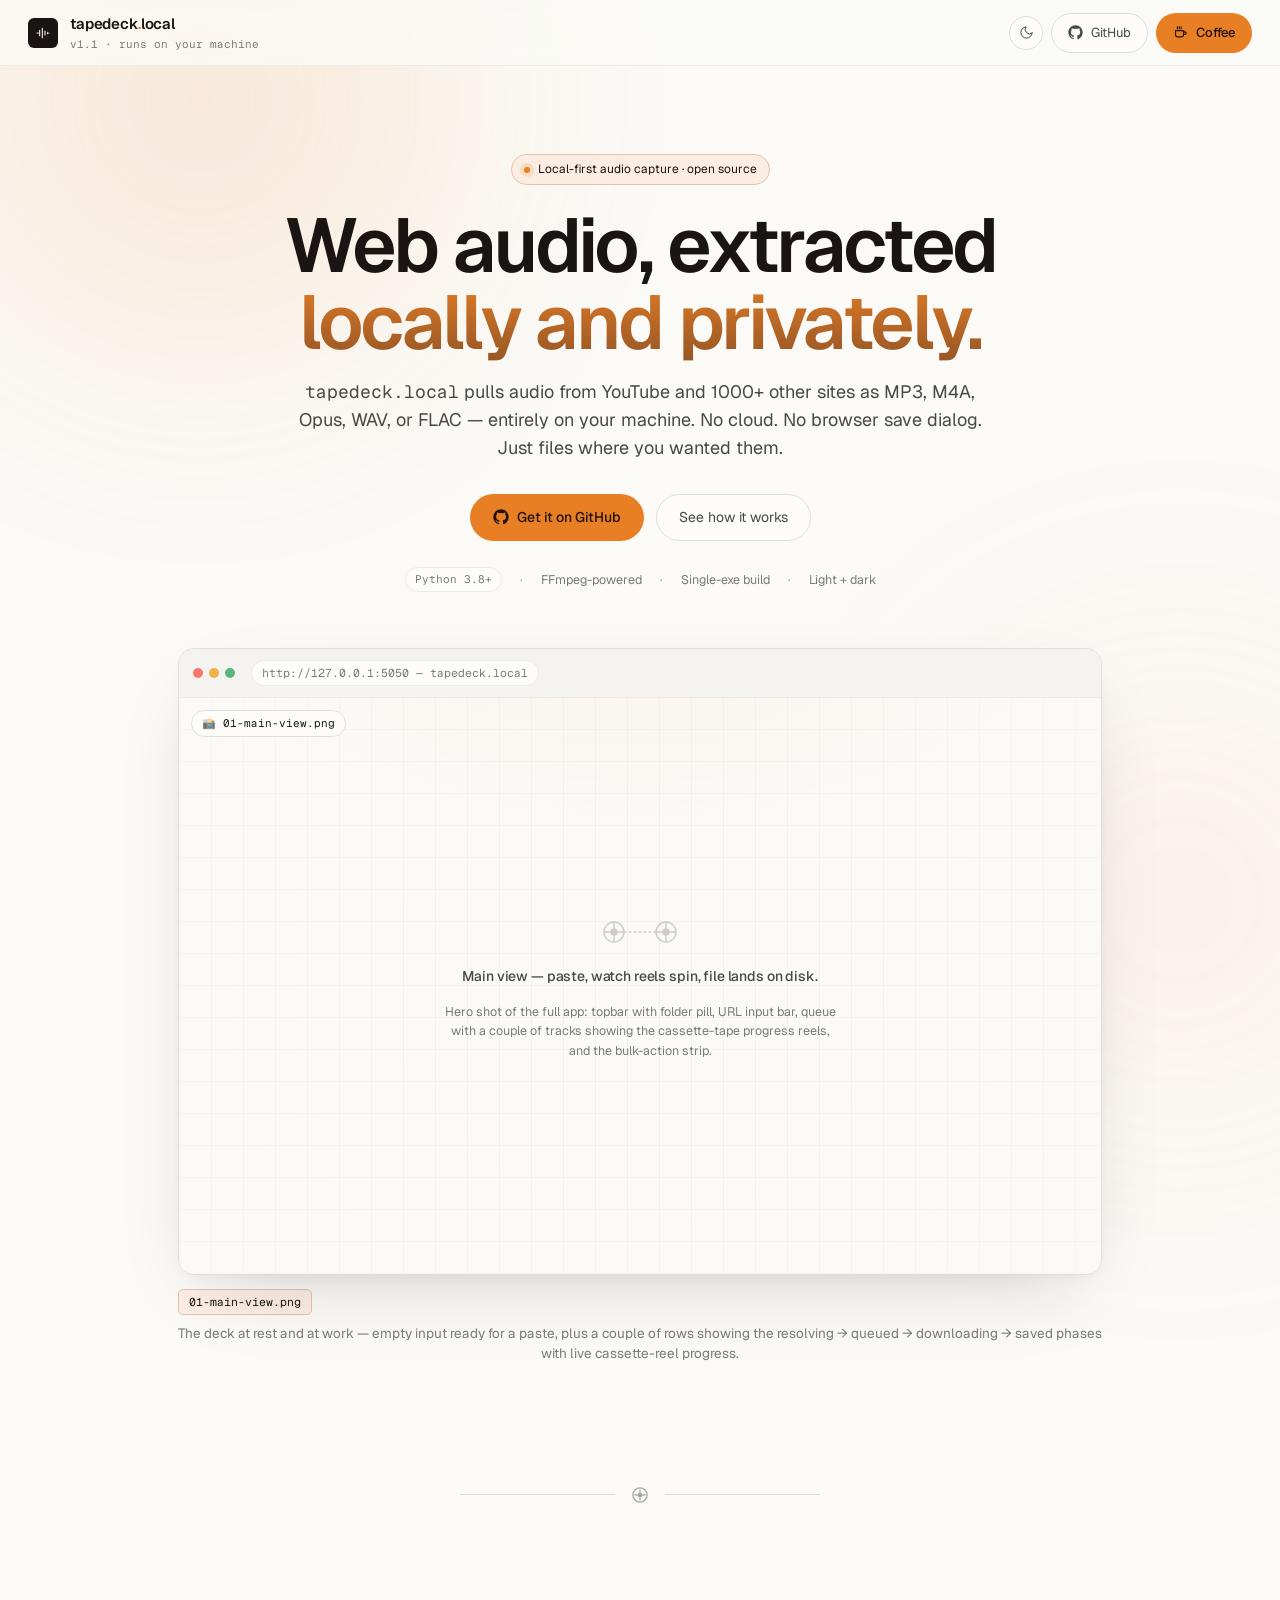
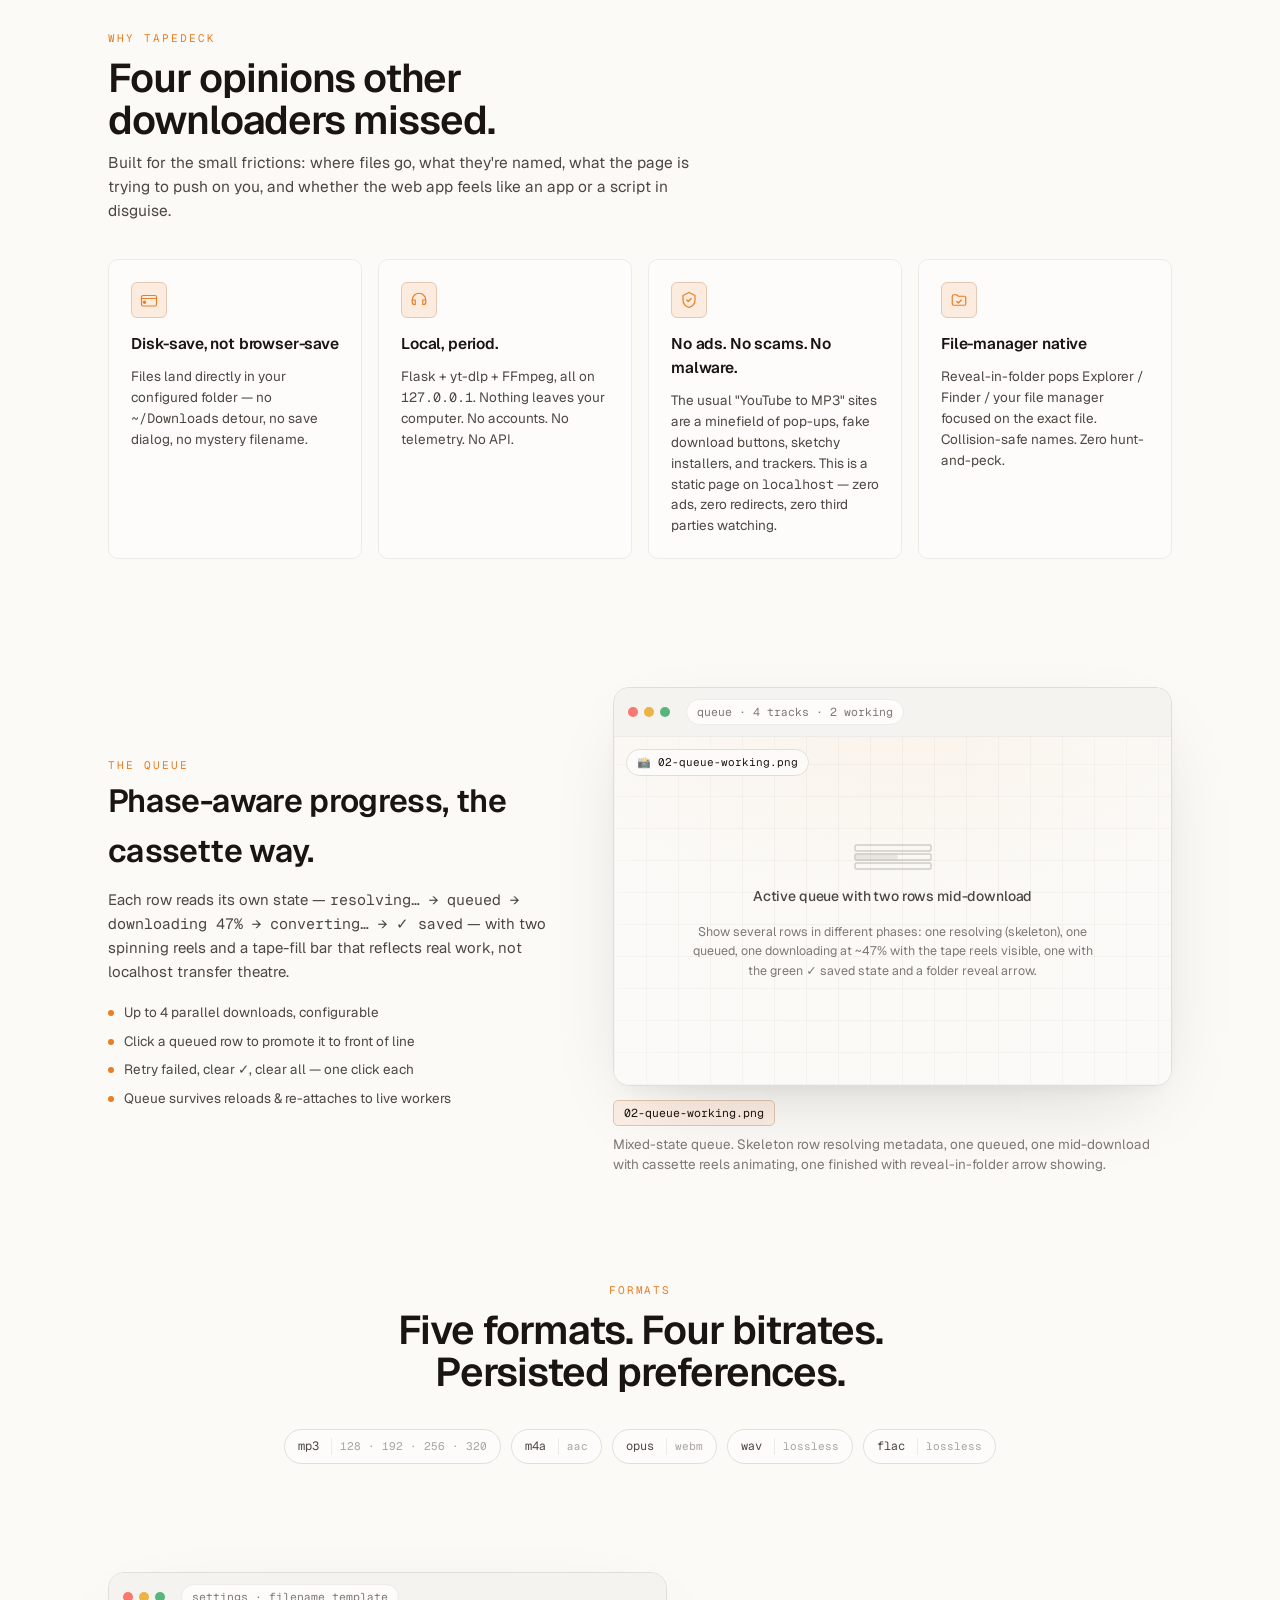
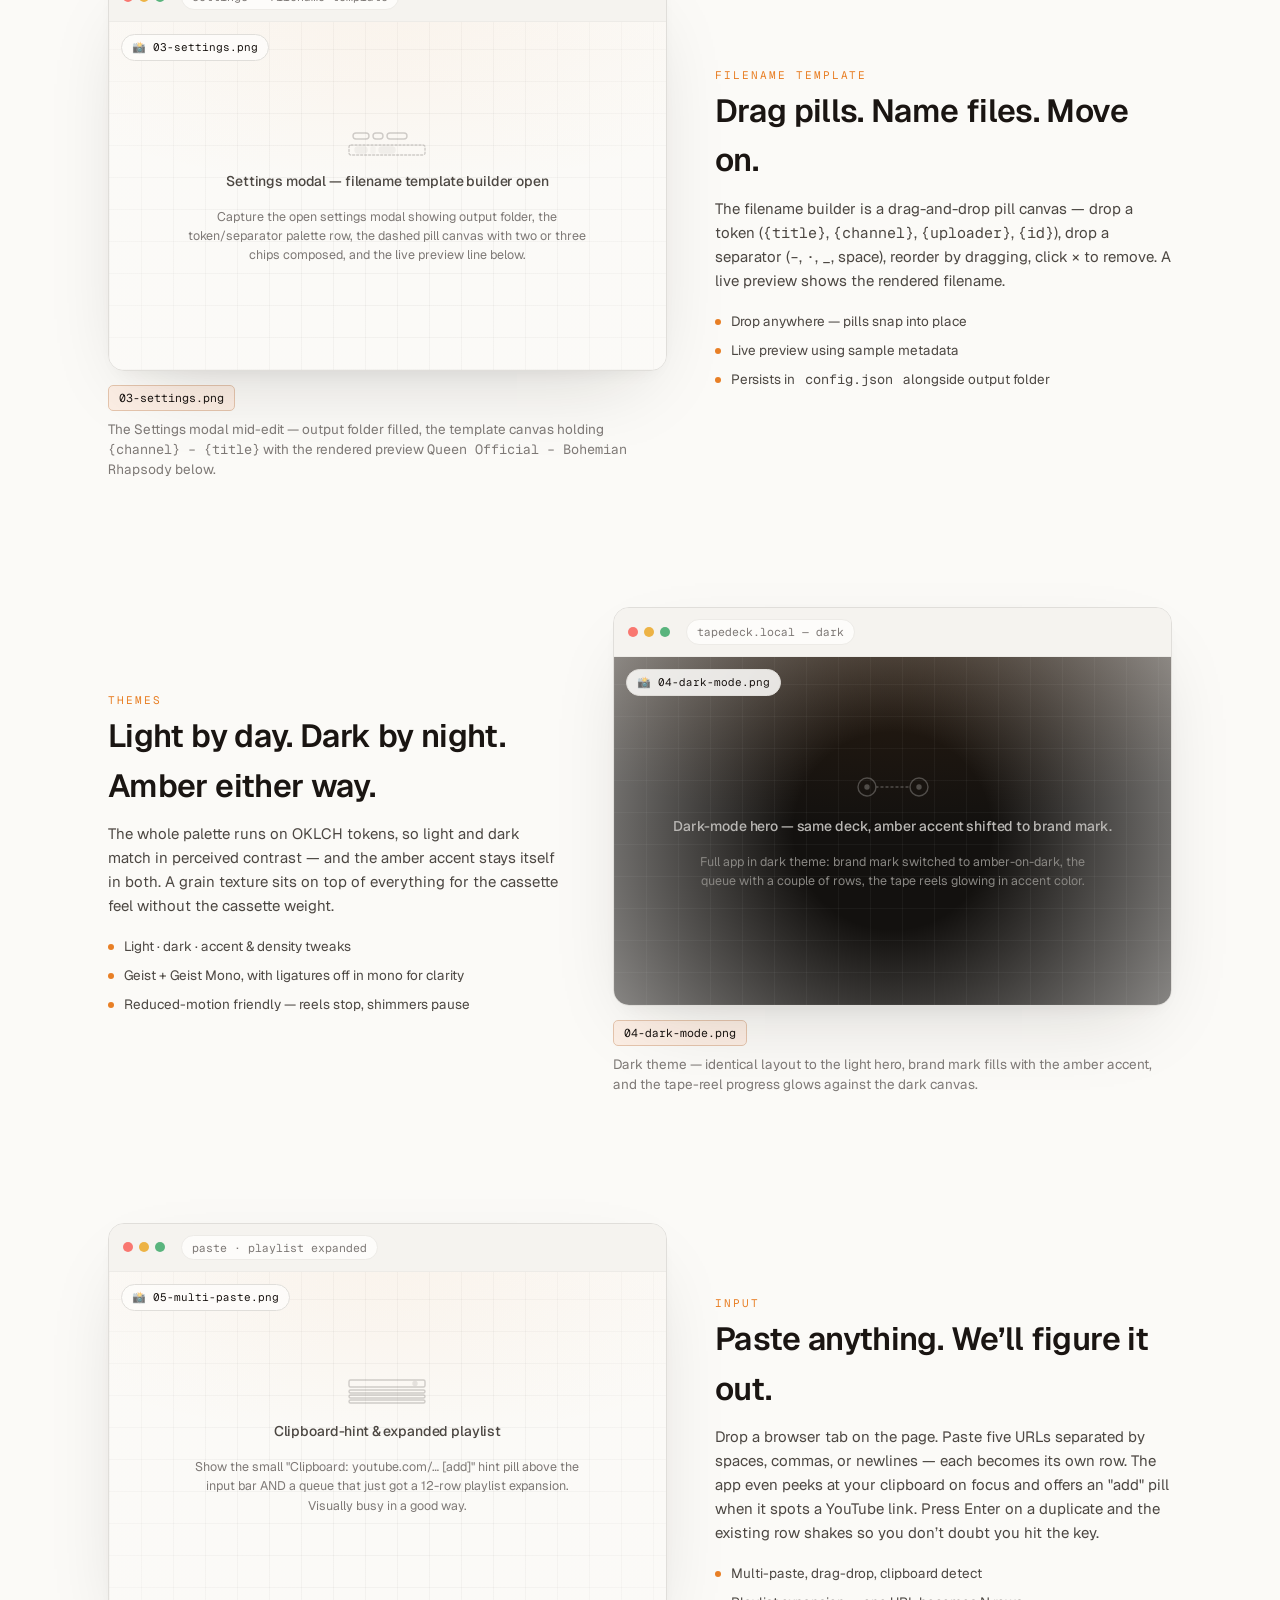
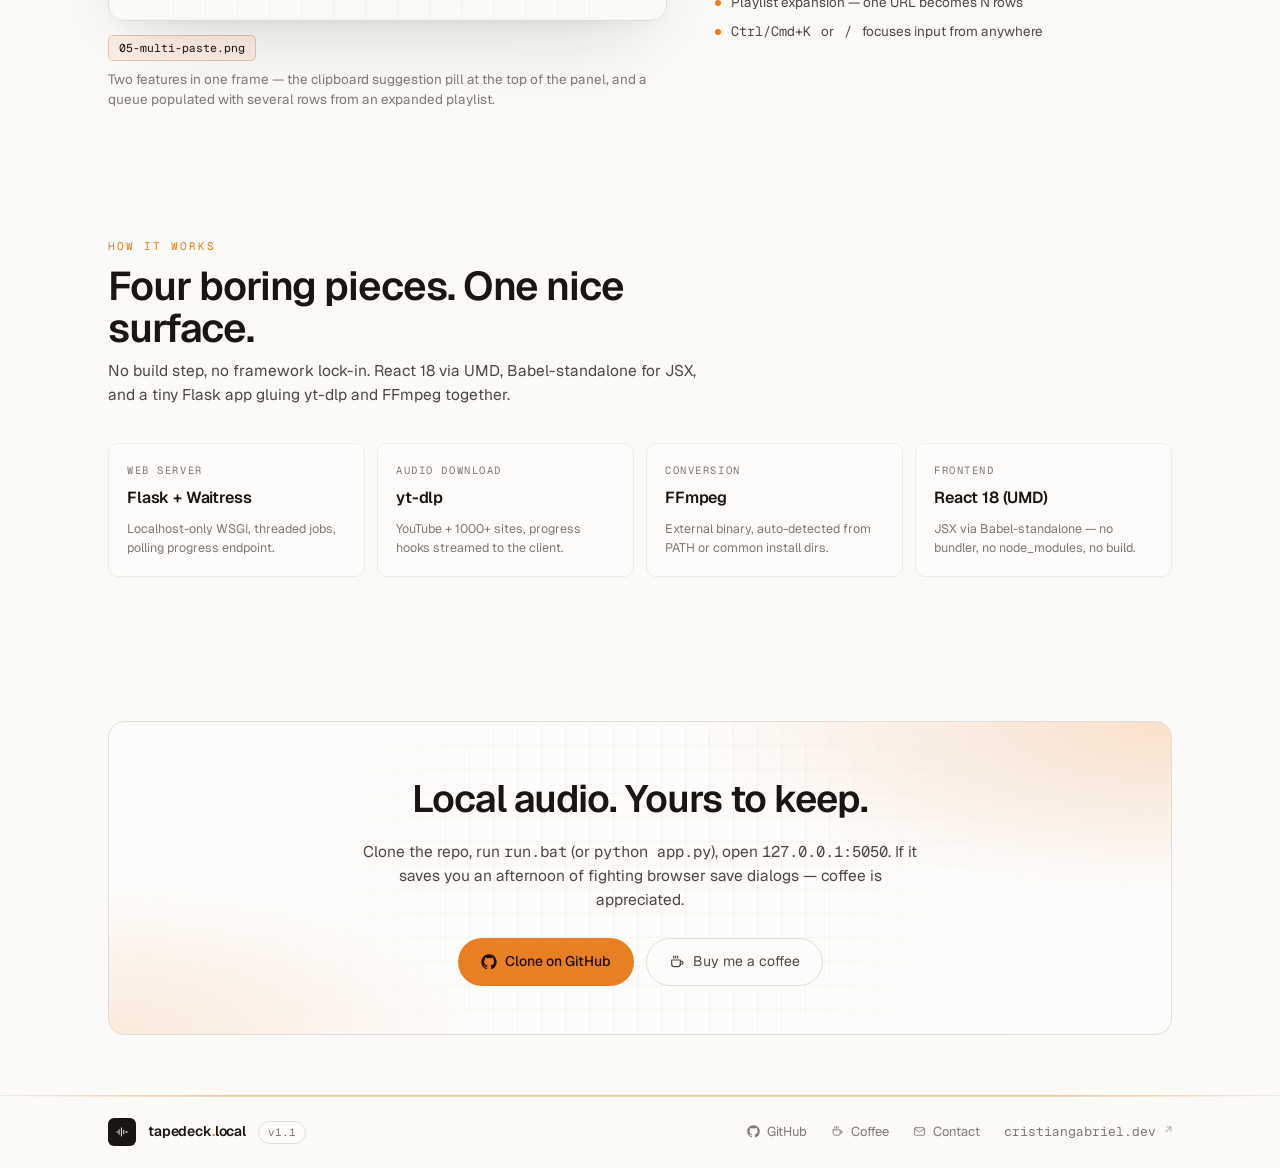
<file: tapedeck.html>
<!doctype html>
<html lang="en" data-theme="light">
<head>
<meta charset="utf-8" />
<meta name="viewport" content="width=device-width, initial-scale=1" />
<title>tapedeck.local — local YouTube audio capture</title>
<meta name="description" content="A local-first web app that pulls audio from YouTube as MP3, M4A, Opus, WAV, or FLAC. Runs entirely on your machine — nothing leaves your computer." />

<link rel="preconnect" href="https://fonts.googleapis.com" />
<link rel="preconnect" href="https://fonts.gstatic.com" crossorigin />
<link href="https://fonts.googleapis.com/css2?family=Geist+Mono:wght@400;500&family=Geist:wght@400;500;600;700&display=swap" rel="stylesheet" />

<style>
/* ===== tokens ===== */
:root {
  --accent:      oklch(0.70 0.16 55);
  --accent-ink:  oklch(0.20 0.04 60);
  --accent-2:    oklch(0.78 0.13 60);

  --bg:       oklch(0.985 0.004 80);
  --bg-2:     oklch(0.965 0.006 80);
  --bg-3:     oklch(0.945 0.008 80);
  --surface:  oklch(0.99 0.003 80);
  --line:     oklch(0.90 0.006 80);
  --line-2:   oklch(0.94 0.005 80);
  --ink:      oklch(0.20 0.01 60);
  --ink-2:    oklch(0.40 0.01 60);
  --ink-3:    oklch(0.58 0.008 60);
  --ink-4:    oklch(0.72 0.006 60);

  --radius:   10px;
  --radius-sm: 6px;
  --radius-lg: 16px;
  --max:      1120px;
}
:root[data-theme="dark"] {
  --bg:       oklch(0.16 0.006 80);
  --bg-2:     oklch(0.19 0.006 80);
  --bg-3:     oklch(0.22 0.006 80);
  --surface:  oklch(0.21 0.006 80);
  --line:     oklch(0.30 0.008 80);
  --line-2:   oklch(0.26 0.008 80);
  --ink:      oklch(0.96 0.005 80);
  --ink-2:    oklch(0.78 0.005 80);
  --ink-3:    oklch(0.62 0.006 80);
  --ink-4:    oklch(0.48 0.006 80);
}

* { box-sizing: border-box; }
html { scroll-behavior: smooth; }
body {
  margin: 0;
  background: var(--bg);
  color: var(--ink);
  font-family: "Geist", ui-sans-serif, system-ui, -apple-system, "Segoe UI", sans-serif;
  font-feature-settings: "ss01", "cv11";
  -webkit-font-smoothing: antialiased;
  font-size: 15.5px;
  line-height: 1.55;
  transition: background-color .25s ease, color .25s ease;
}
.mono { font-family: "Geist Mono", ui-monospace, "JetBrains Mono", "SFMono-Regular", Menlo, monospace; font-variant-ligatures: none; }
a { color: inherit; }

::selection { background: color-mix(in oklab, var(--accent) 40%, transparent); color: var(--ink); }

/* grain texture (subtle) */
body::after {
  content: "";
  position: fixed; inset: 0; z-index: 0; pointer-events: none;
  opacity: 0.045; mix-blend-mode: overlay;
  background-image: url("data:image/svg+xml;utf8,<svg xmlns='http://www.w3.org/2000/svg' width='240' height='240'><filter id='n'><feTurbulence type='fractalNoise' baseFrequency='0.85' numOctaves='2' stitchTiles='stitch'/></filter><rect width='100%25' height='100%25' filter='url(%23n)'/></svg>");
}
:root[data-theme="dark"] body::after { opacity: 0.06; }

/* glow blobs */
.glow {
  position: fixed; pointer-events: none; z-index: 0;
  width: 720px; height: 720px; border-radius: 50%;
  filter: blur(120px); opacity: 0.32;
}
.glow-1 { top: -260px; left: -160px;
  background: radial-gradient(circle, color-mix(in oklab, var(--accent) 65%, transparent), transparent 70%); }
.glow-2 { top: 540px; right: -260px;
  background: radial-gradient(circle, color-mix(in oklab, var(--accent-2) 55%, transparent), transparent 70%);
  opacity: 0.22; }
:root[data-theme="dark"] .glow-1 { opacity: 0.22; }
:root[data-theme="dark"] .glow-2 { opacity: 0.16; }

/* ===== topbar ===== */
.topbar {
  position: sticky; top: 0; z-index: 50;
  display: flex; align-items: center; justify-content: space-between;
  padding: 12px 28px;
  border-bottom: 1px solid var(--line-2);
  background: color-mix(in oklab, var(--bg) 80%, transparent);
  backdrop-filter: saturate(140%) blur(10px);
  -webkit-backdrop-filter: saturate(140%) blur(10px);
}
.brand { display: flex; align-items: center; gap: 12px; }
.brand-mark {
  width: 30px; height: 30px;
  border-radius: var(--radius-sm);
  background: var(--ink); color: var(--bg);
  display: grid; place-items: center;
}
:root[data-theme="dark"] .brand-mark { background: var(--accent); color: var(--accent-ink); }
.brand-name { font-weight: 600; letter-spacing: -0.01em; font-size: 15px; }
.brand-dot { color: var(--accent); }
.brand-sub { font-size: 11px; color: var(--ink-3); margin-top: 1px; }

.topbar-right { display: flex; gap: 8px; align-items: center; }
.iconbtn {
  display: inline-grid; place-items: center;
  width: 34px; height: 34px;
  border: 1px solid var(--line); border-radius: 999px;
  background: var(--surface); color: var(--ink-2);
  cursor: pointer;
  transition: border-color .12s, color .12s, background .12s;
}
.iconbtn:hover { border-color: var(--ink-3); color: var(--ink); }

.btn {
  display: inline-flex; align-items: center; gap: 8px;
  padding: 9px 16px; border-radius: 999px; font-size: 13px;
  text-decoration: none; cursor: pointer;
  border: 1px solid var(--line); background: var(--surface); color: var(--ink-2);
  transition: border-color .12s, color .12s, background .12s, transform .08s;
  white-space: nowrap;
}
.btn:hover { border-color: var(--ink-3); color: var(--ink); }
.btn:active { transform: translateY(1px); }
.btn-primary {
  background: var(--accent); color: var(--accent-ink); border-color: transparent;
  font-weight: 500;
}
.btn-primary:hover { filter: brightness(.96); color: var(--accent-ink); }
.btn-ghost { background: transparent; }
.btn svg { display: block; }

/* ===== sections ===== */
section { position: relative; z-index: 1; }
.wrap { max-width: var(--max); margin: 0 auto; padding: 0 28px; }

/* ===== hero ===== */
.hero {
  padding: 88px 0 60px;
  text-align: center;
}
.eyebrow {
  display: inline-flex; align-items: center; gap: 8px;
  padding: 5px 12px; border-radius: 999px;
  background: color-mix(in oklab, var(--accent) 12%, var(--surface));
  border: 1px solid color-mix(in oklab, var(--accent) 30%, var(--line));
  color: var(--ink); font-size: 12px;
}
.eyebrow .dot {
  width: 6px; height: 6px; border-radius: 50%; background: var(--accent);
  box-shadow: 0 0 0 4px color-mix(in oklab, var(--accent) 18%, transparent);
}
.hero h1 {
  margin: 22px auto 16px;
  font-size: clamp(40px, 6.4vw, 76px);
  line-height: 1.02; letter-spacing: -0.035em;
  font-weight: 600;
  max-width: 18ch;
}
.hero h1 em {
  font-style: normal;
  background: linear-gradient(180deg, var(--accent) 0%, color-mix(in oklab, var(--accent) 60%, var(--ink)) 100%);
  -webkit-background-clip: text; background-clip: text; color: transparent;
}
.hero p.lede {
  margin: 0 auto;
  max-width: 60ch;
  color: var(--ink-2);
  font-size: clamp(16px, 1.6vw, 18px);
}
.cta-row {
  display: flex; flex-wrap: wrap; gap: 12px; justify-content: center;
  margin-top: 32px;
}
.btn-lg { padding: 12px 22px; font-size: 14px; border-radius: 999px; }

.hero-meta {
  display: flex; flex-wrap: wrap; gap: 6px 18px;
  justify-content: center; margin-top: 26px;
  color: var(--ink-3); font-size: 12.5px;
}
.hero-meta span { display: inline-flex; align-items: center; gap: 8px; }
.hero-meta .sep { color: var(--ink-4); }
.hero-meta .pill {
  padding: 3px 9px; border-radius: 999px;
  border: 1px solid var(--line-2); background: var(--surface);
  font-size: 11px;
}

/* ===== screenshot frame ===== */
.shot {
  position: relative;
  border-radius: var(--radius-lg);
  background: var(--surface);
  border: 1px solid var(--line);
  box-shadow:
    0 1px 0 color-mix(in oklab, var(--ink) 4%, transparent) inset,
    0 30px 80px -30px color-mix(in oklab, var(--ink) 18%, transparent),
    0 8px 24px -10px color-mix(in oklab, var(--ink) 8%, transparent);
  overflow: hidden;
}
.shot-bar {
  display: flex; align-items: center; gap: 6px;
  padding: 11px 14px;
  border-bottom: 1px solid var(--line-2);
  background: var(--bg-2);
}
.shot-bar .tl-dot { width: 10px; height: 10px; border-radius: 50%; background: color-mix(in oklab, var(--ink) 18%, var(--bg-3)); }
.shot-bar .tl-dot:nth-child(1) { background: oklch(0.72 0.16 25); }
.shot-bar .tl-dot:nth-child(2) { background: oklch(0.80 0.14 80); }
.shot-bar .tl-dot:nth-child(3) { background: oklch(0.70 0.12 155); }
.shot-bar .tl-addr {
  margin-left: 10px;
  font-family: "Geist Mono", ui-monospace, monospace;
  font-size: 11.5px; color: var(--ink-3);
  padding: 3px 10px; border-radius: 999px;
  border: 1px solid var(--line-2); background: var(--surface);
}
.shot-body {
  position: relative;
  aspect-ratio: 16 / 10;
  background:
    radial-gradient(800px 400px at 50% -20%, color-mix(in oklab, var(--accent) 8%, transparent), transparent 60%),
    repeating-linear-gradient(0deg,  color-mix(in oklab, var(--ink) 4%, transparent) 0 1px, transparent 1px 32px),
    repeating-linear-gradient(90deg, color-mix(in oklab, var(--ink) 4%, transparent) 0 1px, transparent 1px 32px),
    var(--bg);
  display: grid; place-items: center;
  color: var(--ink-3);
}
.shot-body::before {
  content: "";
  position: absolute; inset: 0;
  background: radial-gradient(circle at 50% 50%, transparent 30%, color-mix(in oklab, var(--bg) 50%, transparent) 100%);
  pointer-events: none;
}
.shot-tag {
  position: absolute; top: 12px; left: 12px;
  z-index: 2;
  font-family: "Geist Mono", ui-monospace, monospace;
  font-size: 11px; color: var(--ink);
  padding: 4px 10px; border-radius: 999px;
  background: color-mix(in oklab, var(--surface) 88%, transparent);
  border: 1px solid var(--line);
  backdrop-filter: blur(4px);
}
.shot-tag::before {
  content: "📸 "; opacity: .65;
}
.shot-placeholder {
  position: relative; z-index: 1;
  display: flex; flex-direction: column; align-items: center; gap: 14px;
  max-width: 80%; text-align: center;
}
.shot-placeholder svg { opacity: .35; }
.shot-placeholder-title {
  font-size: 14px; font-weight: 500; color: var(--ink-2); letter-spacing: -0.01em;
}
.shot-placeholder-sub {
  font-size: 12.5px; color: var(--ink-3); max-width: 50ch;
}
.shot-caption {
  margin-top: 14px;
  display: flex; flex-wrap: wrap; gap: 8px 14px;
  align-items: baseline;
}
.shot-caption .file {
  font-family: "Geist Mono", ui-monospace, monospace;
  font-size: 11.5px; color: var(--ink);
  padding: 3px 10px; border-radius: 5px;
  background: color-mix(in oklab, var(--accent) 11%, var(--surface));
  border: 1px solid color-mix(in oklab, var(--accent) 28%, var(--line));
  white-space: nowrap;
}
.shot-caption .desc {
  color: var(--ink-3); font-size: 13.5px; line-height: 1.5;
}

.hero-shot-wrap { max-width: 980px; margin: 56px auto 0; padding: 0 28px; }

/* ===== section header ===== */
.sec-head {
  display: flex; flex-direction: column; gap: 10px;
  margin-bottom: 36px;
}
.sec-eyebrow {
  font-family: "Geist Mono", ui-monospace, monospace;
  font-size: 11px; letter-spacing: 0.18em; text-transform: uppercase;
  color: var(--accent);
}
.sec-title {
  margin: 0;
  font-size: clamp(28px, 3.6vw, 40px);
  letter-spacing: -0.025em; line-height: 1.05; font-weight: 600;
  max-width: 22ch;
}
.sec-sub {
  margin: 0; color: var(--ink-2);
  max-width: 60ch; font-size: 15.5px;
}

/* ===== feature grid ===== */
.features {
  display: grid; gap: 16px;
  grid-template-columns: repeat(4, minmax(0, 1fr));
}
.feature {
  display: flex; flex-direction: column; gap: 10px;
  padding: 22px;
  background: var(--surface);
  border: 1px solid var(--line-2);
  border-radius: var(--radius);
  transition: border-color .15s, transform .15s;
}
.feature:hover {
  border-color: color-mix(in oklab, var(--accent) 35%, var(--line));
  transform: translateY(-2px);
}
.feature-icon {
  width: 36px; height: 36px; border-radius: var(--radius-sm);
  background: color-mix(in oklab, var(--accent) 14%, var(--surface));
  color: var(--accent);
  display: grid; place-items: center;
  border: 1px solid color-mix(in oklab, var(--accent) 25%, var(--line));
}
.feature h3 {
  margin: 4px 0 0; font-size: 15.5px; font-weight: 600;
  letter-spacing: -0.01em;
}
.feature p {
  margin: 0; color: var(--ink-2); font-size: 13.5px; line-height: 1.55;
}

@media (max-width: 1024px) {
  .features { grid-template-columns: repeat(2, 1fr); }
}
@media (max-width: 560px) {
  .features { grid-template-columns: 1fr; }
}

/* ===== alternating screenshot blocks ===== */
.split {
  display: grid; gap: 48px;
  grid-template-columns: 0.9fr 1.1fr;
  align-items: center;
}
.split.reverse { grid-template-columns: 1.1fr 0.9fr; }
.split.reverse .split-text { order: 2; }

.split-text h2 {
  margin: 0 0 12px;
  font-size: clamp(24px, 2.8vw, 32px);
  letter-spacing: -0.02em; font-weight: 600;
}
.split-text p {
  margin: 0; color: var(--ink-2); font-size: 15px; line-height: 1.6;
}
.split-text ul {
  list-style: none; padding: 0; margin: 18px 0 0;
  display: flex; flex-direction: column; gap: 8px;
}
.split-text li {
  display: flex; gap: 10px; align-items: flex-start;
  font-size: 13.5px; color: var(--ink-2);
}
.split-text li::before {
  content: ""; flex: 0 0 auto;
  width: 6px; height: 6px; border-radius: 50%;
  background: var(--accent); margin-top: 8px;
}

@media (max-width: 880px) {
  .split, .split.reverse {
    grid-template-columns: 1fr; gap: 24px;
  }
  .split.reverse .split-text { order: 0; }
}

/* ===== formats strip ===== */
.formats {
  display: flex; flex-wrap: wrap; gap: 10px; justify-content: center;
  margin-top: 22px;
}
.format-chip {
  display: inline-flex; align-items: center; gap: 8px;
  padding: 7px 13px; border-radius: 999px;
  background: var(--surface); border: 1px solid var(--line);
  font-family: "Geist Mono", ui-monospace, monospace;
  font-size: 12px; color: var(--ink-2);
}
.format-chip .kbps {
  color: var(--ink-4); font-size: 11px;
  padding-left: 8px; margin-left: 4px;
  border-left: 1px solid var(--line-2);
}

/* ===== how it works ===== */
.stack {
  display: grid; gap: 12px;
  grid-template-columns: repeat(4, minmax(0, 1fr));
}
.stack-card {
  display: flex; flex-direction: column; gap: 8px;
  padding: 18px;
  background: var(--surface); border: 1px solid var(--line-2);
  border-radius: var(--radius);
}
.stack-card .role {
  font-family: "Geist Mono", ui-monospace, monospace;
  font-size: 10.5px; letter-spacing: 0.15em; text-transform: uppercase;
  color: var(--ink-3);
}
.stack-card .name {
  font-size: 16px; font-weight: 600; letter-spacing: -0.01em;
}
.stack-card .desc {
  color: var(--ink-3); font-size: 12.5px; line-height: 1.55;
}
@media (max-width: 880px) {
  .stack { grid-template-columns: 1fr 1fr; }
}

/* ===== CTA card ===== */
.cta-card {
  position: relative;
  margin: 80px 0 60px;
  padding: 48px 36px;
  border-radius: var(--radius-lg);
  background:
    radial-gradient(800px 280px at 100% 0%, color-mix(in oklab, var(--accent) 22%, transparent), transparent 60%),
    radial-gradient(600px 240px at 0% 100%, color-mix(in oklab, var(--accent-2) 20%, transparent), transparent 60%),
    var(--surface);
  border: 1px solid var(--line);
  overflow: hidden;
  text-align: center;
}
.cta-card::before {
  content: ""; position: absolute; inset: 0;
  background:
    repeating-linear-gradient(0deg, color-mix(in oklab, var(--ink) 3%, transparent) 0 1px, transparent 1px 24px),
    repeating-linear-gradient(90deg, color-mix(in oklab, var(--ink) 3%, transparent) 0 1px, transparent 1px 24px);
  pointer-events: none;
  mask-image: radial-gradient(circle at 50% 50%, black 30%, transparent 75%);
}
.cta-card > * { position: relative; z-index: 1; }
.cta-card h2 {
  margin: 0 0 12px;
  font-size: clamp(28px, 3.4vw, 38px);
  letter-spacing: -0.025em; font-weight: 600;
}
.cta-card p {
  margin: 0 auto 26px; max-width: 56ch;
  color: var(--ink-2); font-size: 15.5px;
}

/* ===== footer ===== */
.footer {
  position: relative;
  border-top: 1px solid var(--line-2);
  margin-top: 0;
  background: var(--bg);
}
.footer-accent {
  position: absolute; top: -1px; left: 0; right: 0; height: 2px;
  background: linear-gradient(90deg,
    transparent 0%,
    color-mix(in oklab, var(--accent) 60%, transparent) 18%,
    color-mix(in oklab, var(--accent) 60%, transparent) 82%,
    transparent 100%);
  opacity: 0.55; pointer-events: none;
}
.footer-inner {
  max-width: var(--max); margin: 0 auto;
  padding: 22px 28px;
  display: flex; align-items: center; justify-content: space-between;
  gap: 28px; flex-wrap: wrap;
}
.footer-left { display: flex; align-items: center; gap: 12px; }
.footer-mark {
  width: 28px; height: 28px; border-radius: var(--radius-sm);
  background: var(--ink); color: var(--bg);
  display: inline-grid; place-items: center;
}
:root[data-theme="dark"] .footer-mark { background: var(--accent); color: var(--accent-ink); }
.footer-brand { font-weight: 600; font-size: 14px; letter-spacing: -0.01em; }
.footer-version {
  font-size: 11px; color: var(--ink-3);
  padding: 2px 9px; border: 1px solid var(--line);
  border-radius: 999px; background: var(--surface);
}
.footer-right { display: flex; align-items: center; gap: 24px; flex-wrap: wrap; }
.footer-link {
  color: var(--ink-3); text-decoration: none;
  display: inline-flex; align-items: center; gap: 7px;
  font-size: 13px; padding: 2px 0;
  border-bottom: 1px dotted transparent;
  transition: color .12s, border-color .12s;
}
.footer-link:hover { color: var(--ink); border-bottom-color: var(--ink-3); }
.footer-arrow { font-size: 12px; opacity: 0.65; margin-left: 2px; }

/* ===== reel motif (decorative section divider) ===== */
.divider {
  display: flex; align-items: center; gap: 14px;
  margin: 60px auto;
  max-width: 360px;
  color: var(--ink-4);
}
.divider .line { flex: 1; height: 1px; background: var(--line); }
.reel-mini {
  width: 22px; height: 22px;
  animation: reel-spin 4s linear infinite;
  transform-box: fill-box; transform-origin: center;
}
@keyframes reel-spin { to { transform: rotate(360deg); } }
@media (prefers-reduced-motion: reduce) { .reel-mini { animation: none; } }

.section-pad { padding: 64px 0; }
.section-pad-sm { padding: 44px 0; }

/* fade-in on scroll */
.reveal {
  opacity: 0; transform: translateY(14px);
  transition: opacity .7s ease, transform .7s ease;
}
.reveal.in { opacity: 1; transform: none; }
@media (prefers-reduced-motion: reduce) {
  .reveal { opacity: 1; transform: none; transition: none; }
}

@media (max-width: 560px) {
  .topbar { padding: 10px 16px; }
  .wrap, .hero-shot-wrap { padding: 0 16px; }
  .topbar-right .btn span:not(.kbd) { display: none; }
  .topbar-right .btn { padding: 9px 11px; }
  .cta-card { padding: 36px 20px; }
}
</style>
</head>

<body>

<div class="glow glow-1" aria-hidden></div>
<div class="glow glow-2" aria-hidden></div>

<!-- ===== topbar ===== -->
<header class="topbar">
  <div class="brand">
    <div class="brand-mark" aria-hidden>
      <svg viewBox="0 0 24 24" fill="none" stroke="currentColor" stroke-width="1.6" stroke-linecap="round" width="16" height="16"><path d="M3 12h2M7 8v8M11 5v14M15 9v6M19 11v2M21 12h.01"/></svg>
    </div>
    <div>
      <div class="brand-name">tapedeck<span class="brand-dot">.</span>local</div>
      <div class="brand-sub mono">v1.1 · runs on your machine</div>
    </div>
  </div>
  <div class="topbar-right">
    <button id="themeToggle" class="iconbtn" aria-label="toggle theme" title="toggle theme">
      <svg id="themeIcon" viewBox="0 0 24 24" fill="none" stroke="currentColor" stroke-width="1.6" stroke-linecap="round" stroke-linejoin="round" width="15" height="15"><path d="M21 12.79A9 9 0 1 1 11.21 3 7 7 0 0 0 21 12.79z"/></svg>
    </button>
    <a class="btn" href="https://github.com/cristiangabriel88/localYoutubeToMp3" target="_blank" rel="noopener">
      <svg viewBox="0 0 24 24" fill="currentColor" width="15" height="15" aria-hidden><path d="M12 .5C5.65.5.5 5.65.5 12c0 5.08 3.29 9.39 7.86 10.91.57.11.78-.25.78-.55v-1.93c-3.2.7-3.87-1.54-3.87-1.54-.53-1.34-1.29-1.7-1.29-1.7-1.05-.72.08-.7.08-.7 1.17.08 1.78 1.2 1.78 1.2 1.04 1.78 2.72 1.27 3.38.97.11-.75.41-1.27.74-1.56-2.55-.29-5.24-1.28-5.24-5.71 0-1.26.45-2.29 1.19-3.1-.12-.29-.52-1.47.11-3.07 0 0 .98-.31 3.2 1.18a11.1 11.1 0 0 1 5.83 0c2.22-1.49 3.2-1.18 3.2-1.18.63 1.6.23 2.78.11 3.07.74.81 1.19 1.84 1.19 3.1 0 4.44-2.69 5.41-5.26 5.7.42.36.79 1.07.79 2.16v3.2c0 .31.21.67.79.55C20.21 21.39 23.5 17.08 23.5 12 23.5 5.65 18.35.5 12 .5z"/></svg>
      <span>GitHub</span>
    </a>
    <a class="btn btn-primary" href="https://ko-fi.com/s/1bd08ce885" target="_blank" rel="noopener">
      <svg viewBox="0 0 24 24" fill="none" stroke="currentColor" stroke-width="1.8" stroke-linecap="round" stroke-linejoin="round" width="15" height="15" aria-hidden>
        <path d="M4 9h13v6a4 4 0 0 1-4 4H8a4 4 0 0 1-4-4V9z"/>
        <path d="M17 11h2a2 2 0 0 1 2 2 2 2 0 0 1-2 2h-2"/>
        <path d="M7 3v3M10 3v3M13 3v3"/>
      </svg>
      <span>Coffee</span>
    </a>
  </div>
</header>

<!-- ===== hero ===== -->
<section class="hero">
  <div class="wrap">
    <div class="eyebrow"><span class="dot"></span><span>Local-first audio capture · open source</span></div>
    <h1>Web audio, extracted <em>locally and privately.</em></h1>
    <p class="lede">
      <span class="mono">tapedeck.local</span> pulls audio from YouTube and 1000+ other sites as MP3, M4A, Opus, WAV, or FLAC —
      entirely on your machine. No cloud. No browser save dialog. Just files where you wanted them.
    </p>
    <div class="cta-row">
      <a class="btn btn-primary btn-lg" href="https://github.com/cristiangabriel88/localYoutubeToMp3" target="_blank" rel="noopener">
        <svg viewBox="0 0 24 24" fill="currentColor" width="16" height="16" aria-hidden><path d="M12 .5C5.65.5.5 5.65.5 12c0 5.08 3.29 9.39 7.86 10.91.57.11.78-.25.78-.55v-1.93c-3.2.7-3.87-1.54-3.87-1.54-.53-1.34-1.29-1.7-1.29-1.7-1.05-.72.08-.7.08-.7 1.17.08 1.78 1.2 1.78 1.2 1.04 1.78 2.72 1.27 3.38.97.11-.75.41-1.27.74-1.56-2.55-.29-5.24-1.28-5.24-5.71 0-1.26.45-2.29 1.19-3.1-.12-.29-.52-1.47.11-3.07 0 0 .98-.31 3.2 1.18a11.1 11.1 0 0 1 5.83 0c2.22-1.49 3.2-1.18 3.2-1.18.63 1.6.23 2.78.11 3.07.74.81 1.19 1.84 1.19 3.1 0 4.44-2.69 5.41-5.26 5.7.42.36.79 1.07.79 2.16v3.2c0 .31.21.67.79.55C20.21 21.39 23.5 17.08 23.5 12 23.5 5.65 18.35.5 12 .5z"/></svg>
        Get it on GitHub
      </a>
      <a class="btn btn-lg" href="#how">See how it works</a>
    </div>
    <div class="hero-meta">
      <span class="pill mono">Python 3.8+</span>
      <span class="sep">·</span>
      <span>FFmpeg-powered</span>
      <span class="sep">·</span>
      <span>Single-exe build</span>
      <span class="sep">·</span>
      <span>Light + dark</span>
    </div>
  </div>

  <!-- hero screenshot -->
  <div class="hero-shot-wrap reveal">
    <div class="shot">
      <div class="shot-bar">
        <span class="tl-dot"></span><span class="tl-dot"></span><span class="tl-dot"></span>
        <span class="tl-addr">http://127.0.0.1:5050 — tapedeck.local</span>
      </div>
      <div class="shot-body">
        <span class="shot-tag mono">01-main-view.png</span>
        <div class="shot-placeholder">
          <svg viewBox="0 0 80 40" width="80" height="40" fill="none" stroke="currentColor" stroke-width="1.5" stroke-linecap="round">
            <circle cx="14" cy="20" r="10"/>
            <circle cx="14" cy="20" r="3" fill="currentColor"/>
            <line x1="14" y1="10" x2="14" y2="30"/>
            <line x1="4" y1="20" x2="24" y2="20"/>
            <circle cx="66" cy="20" r="10"/>
            <circle cx="66" cy="20" r="3" fill="currentColor"/>
            <line x1="66" y1="10" x2="66" y2="30"/>
            <line x1="56" y1="20" x2="76" y2="20"/>
            <line x1="24" y1="20" x2="56" y2="20" stroke-dasharray="2 3"/>
          </svg>
          <div class="shot-placeholder-title">Main view — paste, watch reels spin, file lands on disk.</div>
          <div class="shot-placeholder-sub">Hero shot of the full app: topbar with folder pill, URL input bar, queue with a couple of tracks showing the cassette-tape progress reels, and the bulk-action strip.</div>
        </div>
      </div>
    </div>
    <div class="shot-caption">
      <span class="file">01-main-view.png</span>
      <span class="desc">The deck at rest and at work — empty input ready for a paste, plus a couple of rows showing the resolving → queued → downloading → saved phases with live cassette-reel progress.</span>
    </div>
  </div>
</section>

<div class="wrap">
  <div class="divider" aria-hidden>
    <span class="line"></span>
    <svg viewBox="-10 -10 20 20" class="reel-mini" fill="none" stroke="currentColor" stroke-width="1.2">
      <circle cx="0" cy="0" r="6.5"/><circle cx="0" cy="0" r="1.4" fill="currentColor"/>
      <line x1="0" y1="-5" x2="0" y2="5"/><line x1="-5" y1="0" x2="5" y2="0"/>
    </svg>
    <span class="line"></span>
  </div>
</div>

<!-- ===== why three ===== -->
<section class="section-pad">
  <div class="wrap">
    <div class="sec-head reveal">
      <span class="sec-eyebrow">Why tapedeck</span>
      <h2 class="sec-title">Four opinions other downloaders missed.</h2>
      <p class="sec-sub">Built for the small frictions: where files go, what they're named, what the page is trying to push on you, and whether the web app feels like an app or a script in disguise.</p>
    </div>
    <div class="features reveal">
      <div class="feature">
        <div class="feature-icon">
          <svg viewBox="0 0 24 24" fill="none" stroke="currentColor" stroke-width="1.6" stroke-linecap="round" stroke-linejoin="round" width="18" height="18">
            <rect x="2" y="6" width="20" height="14" rx="2"/>
            <path d="M2 10h20"/><circle cx="6" cy="15" r="1.4" fill="currentColor"/>
          </svg>
        </div>
        <h3>Disk-save, not browser-save</h3>
        <p>Files land directly in your configured folder — no <span class="mono">~/Downloads</span> detour, no save dialog, no mystery filename.</p>
      </div>
      <div class="feature">
        <div class="feature-icon">
          <svg viewBox="0 0 24 24" fill="none" stroke="currentColor" stroke-width="1.6" stroke-linecap="round" stroke-linejoin="round" width="18" height="18">
            <path d="M3 12a9 9 0 0 1 18 0v3a3 3 0 0 1-3 3h-1v-6h4"/><path d="M3 12v3a3 3 0 0 0 3 3h1v-6H3"/>
          </svg>
        </div>
        <h3>Local, period.</h3>
        <p>Flask + yt-dlp + FFmpeg, all on <span class="mono">127.0.0.1</span>. Nothing leaves your computer. No accounts. No telemetry. No API.</p>
      </div>
      <div class="feature">
        <div class="feature-icon">
          <svg viewBox="0 0 24 24" fill="none" stroke="currentColor" stroke-width="1.6" stroke-linecap="round" stroke-linejoin="round" width="18" height="18">
            <path d="M12 2l8 4v6c0 5-3.5 8.5-8 10-4.5-1.5-8-5-8-10V6l8-4z"/>
            <path d="M9 12l2 2 4-4"/>
          </svg>
        </div>
        <h3>No ads. No scams. No malware.</h3>
        <p>The usual "YouTube to MP3" sites are a minefield of pop-ups, fake download buttons, sketchy installers, and trackers. This is a static page on <span class="mono">localhost</span> — zero ads, zero redirects, zero third parties watching.</p>
      </div>
      <div class="feature">
        <div class="feature-icon">
          <svg viewBox="0 0 24 24" fill="none" stroke="currentColor" stroke-width="1.6" stroke-linecap="round" stroke-linejoin="round" width="18" height="18">
            <path d="M3 7a2 2 0 0 1 2-2h4l2 2h8a2 2 0 0 1 2 2v8a2 2 0 0 1-2 2H5a2 2 0 0 1-2-2V7z"/>
            <path d="M9 14l2 2 4-4"/>
          </svg>
        </div>
        <h3>File-manager native</h3>
        <p>Reveal-in-folder pops Explorer / Finder / your file manager focused on the exact file. Collision-safe names. Zero hunt-and-peck.</p>
      </div>
    </div>
  </div>
</section>

<!-- ===== split: queue / cassette reels ===== -->
<section class="section-pad">
  <div class="wrap">
    <div class="split">
      <div class="split-text reveal">
        <span class="sec-eyebrow">The queue</span>
        <h2>Phase-aware progress, the cassette way.</h2>
        <p>Each row reads its own state — <span class="mono">resolving… → queued → downloading 47% → converting… → ✓ saved</span> — with two spinning reels and a tape-fill bar that reflects real work, not localhost transfer theatre.</p>
        <ul>
          <li>Up to 4 parallel downloads, configurable</li>
          <li>Click a queued row to promote it to front of line</li>
          <li>Retry failed, clear ✓, clear all — one click each</li>
          <li>Queue survives reloads &amp; re-attaches to live workers</li>
        </ul>
      </div>
      <div class="reveal">
        <div class="shot">
          <div class="shot-bar">
            <span class="tl-dot"></span><span class="tl-dot"></span><span class="tl-dot"></span>
            <span class="tl-addr">queue · 4 tracks · 2 working</span>
          </div>
          <div class="shot-body">
            <span class="shot-tag mono">02-queue-working.png</span>
            <div class="shot-placeholder">
              <svg viewBox="0 0 80 30" width="80" height="30" fill="none" stroke="currentColor" stroke-width="1.4" stroke-linecap="round">
                <rect x="2" y="3" width="76" height="6" rx="1.5"/>
                <rect x="2" y="12" width="76" height="6" rx="1.5"/>
                <rect x="2" y="21" width="76" height="6" rx="1.5"/>
                <rect x="2" y="12" width="42" height="6" rx="1.5" fill="currentColor" opacity=".4"/>
              </svg>
              <div class="shot-placeholder-title">Active queue with two rows mid-download</div>
              <div class="shot-placeholder-sub">Show several rows in different phases: one resolving (skeleton), one queued, one downloading at ~47% with the tape reels visible, one with the green ✓ saved state and a folder reveal arrow.</div>
            </div>
          </div>
        </div>
        <div class="shot-caption">
          <span class="file">02-queue-working.png</span>
          <span class="desc">Mixed-state queue. Skeleton row resolving metadata, one queued, one mid-download with cassette reels animating, one finished with reveal-in-folder arrow showing.</span>
        </div>
      </div>
    </div>
  </div>
</section>

<!-- ===== formats strip ===== -->
<section class="section-pad-sm">
  <div class="wrap">
    <div class="sec-head reveal" style="text-align:center; align-items:center;">
      <span class="sec-eyebrow">Formats</span>
      <h2 class="sec-title" style="margin: 0 auto;">Five formats. Four bitrates. Persisted preferences.</h2>
    </div>
    <div class="formats reveal">
      <span class="format-chip">mp3 <span class="kbps">128 · 192 · 256 · 320</span></span>
      <span class="format-chip">m4a <span class="kbps">aac</span></span>
      <span class="format-chip">opus <span class="kbps">webm</span></span>
      <span class="format-chip">wav <span class="kbps">lossless</span></span>
      <span class="format-chip">flac <span class="kbps">lossless</span></span>
    </div>
  </div>
</section>

<!-- ===== split: filename builder ===== -->
<section class="section-pad">
  <div class="wrap">
    <div class="split reverse">
      <div class="split-text reveal">
        <span class="sec-eyebrow">Filename template</span>
        <h2>Drag pills. Name files. Move on.</h2>
        <p>The filename builder is a drag-and-drop pill canvas — drop a token (<span class="mono">{title}</span>, <span class="mono">{channel}</span>, <span class="mono">{uploader}</span>, <span class="mono">{id}</span>), drop a separator (<span class="mono">–</span>, <span class="mono">·</span>, <span class="mono">_</span>, space), reorder by dragging, click × to remove. A live preview shows the rendered filename.</p>
        <ul>
          <li>Drop anywhere — pills snap into place</li>
          <li>Live preview using sample metadata</li>
          <li>Persists in <span class="mono">config.json</span> alongside output folder</li>
        </ul>
      </div>
      <div class="reveal">
        <div class="shot">
          <div class="shot-bar">
            <span class="tl-dot"></span><span class="tl-dot"></span><span class="tl-dot"></span>
            <span class="tl-addr">settings · filename template</span>
          </div>
          <div class="shot-body">
            <span class="shot-tag mono">03-settings.png</span>
            <div class="shot-placeholder">
              <svg viewBox="0 0 80 30" width="80" height="30" fill="none" stroke="currentColor" stroke-width="1.4" stroke-linecap="round">
                <rect x="6" y="6" width="16" height="6" rx="3"/>
                <rect x="26" y="6" width="10" height="6" rx="3"/>
                <rect x="40" y="6" width="20" height="6" rx="3"/>
                <rect x="2" y="18" width="76" height="10" rx="2" stroke-dasharray="2 2"/>
                <rect x="8" y="20" width="12" height="6" rx="3" fill="currentColor" opacity=".25"/>
                <rect x="24" y="20" width="4" height="6" rx="1" fill="currentColor" opacity=".15"/>
                <rect x="32" y="20" width="16" height="6" rx="3" fill="currentColor" opacity=".25"/>
              </svg>
              <div class="shot-placeholder-title">Settings modal — filename template builder open</div>
              <div class="shot-placeholder-sub">Capture the open settings modal showing output folder, the token/separator palette row, the dashed pill canvas with two or three chips composed, and the live preview line below.</div>
            </div>
          </div>
        </div>
        <div class="shot-caption">
          <span class="file">03-settings.png</span>
          <span class="desc">The Settings modal mid-edit — output folder filled, the template canvas holding <span class="mono">{channel} – {title}</span> with the rendered preview <span class="mono">Queen Official – Bohemian Rhapsody</span> below.</span>
        </div>
      </div>
    </div>
  </div>
</section>

<!-- ===== split: dark mode ===== -->
<section class="section-pad">
  <div class="wrap">
    <div class="split">
      <div class="split-text reveal">
        <span class="sec-eyebrow">Themes</span>
        <h2>Light by day. Dark by night. Amber either way.</h2>
        <p>The whole palette runs on OKLCH tokens, so light and dark match in perceived contrast — and the amber accent stays itself in both. A grain texture sits on top of everything for the cassette feel without the cassette weight.</p>
        <ul>
          <li>Light · dark · accent &amp; density tweaks</li>
          <li>Geist + Geist Mono, with ligatures off in mono for clarity</li>
          <li>Reduced-motion friendly — reels stop, shimmers pause</li>
        </ul>
      </div>
      <div class="reveal">
        <div class="shot">
          <div class="shot-bar">
            <span class="tl-dot"></span><span class="tl-dot"></span><span class="tl-dot"></span>
            <span class="tl-addr">tapedeck.local — dark</span>
          </div>
          <div class="shot-body" style="background:
            radial-gradient(800px 400px at 50% -20%, color-mix(in oklab, var(--accent) 14%, transparent), transparent 60%),
            repeating-linear-gradient(0deg,  color-mix(in oklab, white 4%, transparent) 0 1px, transparent 1px 32px),
            repeating-linear-gradient(90deg, color-mix(in oklab, white 4%, transparent) 0 1px, transparent 1px 32px),
            oklch(0.18 0.006 80);">
            <span class="shot-tag mono">04-dark-mode.png</span>
            <div class="shot-placeholder">
              <svg viewBox="0 0 80 30" width="80" height="30" fill="none" stroke="currentColor" stroke-width="1.4" stroke-linecap="round" style="color: oklch(0.78 0.005 80);">
                <circle cx="14" cy="15" r="9"/><circle cx="14" cy="15" r="2" fill="currentColor"/>
                <circle cx="66" cy="15" r="9"/><circle cx="66" cy="15" r="2" fill="currentColor"/>
                <line x1="23" y1="15" x2="57" y2="15" stroke-dasharray="2 3"/>
              </svg>
              <div class="shot-placeholder-title" style="color: oklch(0.78 0.005 80);">Dark-mode hero — same deck, amber accent shifted to brand mark.</div>
              <div class="shot-placeholder-sub" style="color: oklch(0.62 0.006 80);">Full app in dark theme: brand mark switched to amber-on-dark, the queue with a couple of rows, the tape reels glowing in accent color.</div>
            </div>
          </div>
        </div>
        <div class="shot-caption">
          <span class="file">04-dark-mode.png</span>
          <span class="desc">Dark theme — identical layout to the light hero, brand mark fills with the amber accent, and the tape-reel progress glows against the dark canvas.</span>
        </div>
      </div>
    </div>
  </div>
</section>

<!-- ===== split: multi-paste / clipboard ===== -->
<section class="section-pad">
  <div class="wrap">
    <div class="split reverse">
      <div class="split-text reveal">
        <span class="sec-eyebrow">Input</span>
        <h2>Paste anything. We&rsquo;ll figure it out.</h2>
        <p>Drop a browser tab on the page. Paste five URLs separated by spaces, commas, or newlines — each becomes its own row. The app even peeks at your clipboard on focus and offers an "add" pill when it spots a YouTube link. Press Enter on a duplicate and the existing row shakes so you don&rsquo;t doubt you hit the key.</p>
        <ul>
          <li>Multi-paste, drag-drop, clipboard detect</li>
          <li>Playlist expansion — one URL becomes N rows</li>
          <li><span class="mono">Ctrl/Cmd+K</span> or <span class="mono">/</span> focuses input from anywhere</li>
        </ul>
      </div>
      <div class="reveal">
        <div class="shot">
          <div class="shot-bar">
            <span class="tl-dot"></span><span class="tl-dot"></span><span class="tl-dot"></span>
            <span class="tl-addr">paste · playlist expanded</span>
          </div>
          <div class="shot-body">
            <span class="shot-tag mono">05-multi-paste.png</span>
            <div class="shot-placeholder">
              <svg viewBox="0 0 80 30" width="80" height="30" fill="none" stroke="currentColor" stroke-width="1.4" stroke-linecap="round">
                <rect x="2" y="3" width="76" height="7" rx="1.5"/>
                <rect x="2" y="13" width="76" height="3" rx="1.5"/>
                <rect x="2" y="18" width="76" height="3" rx="1.5"/>
                <rect x="2" y="23" width="76" height="3" rx="1.5"/>
                <circle cx="68" cy="6.5" r="2" fill="currentColor" opacity=".5"/>
              </svg>
              <div class="shot-placeholder-title">Clipboard-hint &amp; expanded playlist</div>
              <div class="shot-placeholder-sub">Show the small "Clipboard: youtube.com/… [add]" hint pill above the input bar AND a queue that just got a 12-row playlist expansion. Visually busy in a good way.</div>
            </div>
          </div>
        </div>
        <div class="shot-caption">
          <span class="file">05-multi-paste.png</span>
          <span class="desc">Two features in one frame — the clipboard suggestion pill at the top of the panel, and a queue populated with several rows from an expanded playlist.</span>
        </div>
      </div>
    </div>
  </div>
</section>

<!-- ===== how it works ===== -->
<section id="how" class="section-pad">
  <div class="wrap">
    <div class="sec-head reveal">
      <span class="sec-eyebrow">How it works</span>
      <h2 class="sec-title">Four boring pieces. One nice surface.</h2>
      <p class="sec-sub">No build step, no framework lock-in. React 18 via UMD, Babel-standalone for JSX, and a tiny Flask app gluing yt-dlp and FFmpeg together.</p>
    </div>
    <div class="stack reveal">
      <div class="stack-card">
        <span class="role">Web server</span>
        <span class="name">Flask + Waitress</span>
        <span class="desc">Localhost-only WSGI, threaded jobs, polling progress endpoint.</span>
      </div>
      <div class="stack-card">
        <span class="role">Audio download</span>
        <span class="name">yt-dlp</span>
        <span class="desc">YouTube + 1000+ sites, progress hooks streamed to the client.</span>
      </div>
      <div class="stack-card">
        <span class="role">Conversion</span>
        <span class="name">FFmpeg</span>
        <span class="desc">External binary, auto-detected from PATH or common install dirs.</span>
      </div>
      <div class="stack-card">
        <span class="role">Frontend</span>
        <span class="name">React 18 (UMD)</span>
        <span class="desc">JSX via Babel-standalone — no bundler, no node_modules, no build.</span>
      </div>
    </div>
  </div>
</section>

<!-- ===== CTA ===== -->
<section>
  <div class="wrap">
    <div class="cta-card reveal">
      <h2>Local audio. Yours to keep.</h2>
      <p>Clone the repo, run <span class="mono">run.bat</span> (or <span class="mono">python app.py</span>), open <span class="mono">127.0.0.1:5050</span>. If it saves you an afternoon of fighting browser save dialogs — coffee is appreciated.</p>
      <div class="cta-row" style="margin-top: 0;">
        <a class="btn btn-primary btn-lg" href="https://github.com/cristiangabriel88/localYoutubeToMp3" target="_blank" rel="noopener">
          <svg viewBox="0 0 24 24" fill="currentColor" width="16" height="16" aria-hidden><path d="M12 .5C5.65.5.5 5.65.5 12c0 5.08 3.29 9.39 7.86 10.91.57.11.78-.25.78-.55v-1.93c-3.2.7-3.87-1.54-3.87-1.54-.53-1.34-1.29-1.7-1.29-1.7-1.05-.72.08-.7.08-.7 1.17.08 1.78 1.2 1.78 1.2 1.04 1.78 2.72 1.27 3.38.97.11-.75.41-1.27.74-1.56-2.55-.29-5.24-1.28-5.24-5.71 0-1.26.45-2.29 1.19-3.1-.12-.29-.52-1.47.11-3.07 0 0 .98-.31 3.2 1.18a11.1 11.1 0 0 1 5.83 0c2.22-1.49 3.2-1.18 3.2-1.18.63 1.6.23 2.78.11 3.07.74.81 1.19 1.84 1.19 3.1 0 4.44-2.69 5.41-5.26 5.7.42.36.79 1.07.79 2.16v3.2c0 .31.21.67.79.55C20.21 21.39 23.5 17.08 23.5 12 23.5 5.65 18.35.5 12 .5z"/></svg>
          Clone on GitHub
        </a>
        <a class="btn btn-lg" href="https://ko-fi.com/s/1bd08ce885" target="_blank" rel="noopener">
          <svg viewBox="0 0 24 24" fill="none" stroke="currentColor" stroke-width="1.8" stroke-linecap="round" stroke-linejoin="round" width="16" height="16" aria-hidden>
            <path d="M4 9h13v6a4 4 0 0 1-4 4H8a4 4 0 0 1-4-4V9z"/>
            <path d="M17 11h2a2 2 0 0 1 2 2 2 2 0 0 1-2 2h-2"/>
            <path d="M7 3v3M10 3v3M13 3v3"/>
          </svg>
          Buy me a coffee
        </a>
      </div>
    </div>
  </div>
</section>

<!-- ===== footer ===== -->
<footer class="footer">
  <div class="footer-accent" aria-hidden></div>
  <div class="footer-inner">
    <div class="footer-left">
      <span class="footer-mark" aria-hidden>
        <svg viewBox="0 0 24 24" fill="none" stroke="currentColor" stroke-width="1.6" stroke-linecap="round" width="14" height="14"><path d="M3 12h2M7 8v8M11 5v14M15 9v6M19 11v2M21 12h.01"/></svg>
      </span>
      <span class="footer-brand">tapedeck<span class="brand-dot">.</span>local</span>
      <span class="footer-version mono">v1.1</span>
    </div>
    <div class="footer-right">
      <a class="footer-link" href="https://github.com/cristiangabriel88/localYoutubeToMp3" target="_blank" rel="noopener">
        <svg viewBox="0 0 24 24" fill="currentColor" width="13" height="13" aria-hidden><path d="M12 .5C5.65.5.5 5.65.5 12c0 5.08 3.29 9.39 7.86 10.91.57.11.78-.25.78-.55v-1.93c-3.2.7-3.87-1.54-3.87-1.54-.53-1.34-1.29-1.7-1.29-1.7-1.05-.72.08-.7.08-.7 1.17.08 1.78 1.2 1.78 1.2 1.04 1.78 2.72 1.27 3.38.97.11-.75.41-1.27.74-1.56-2.55-.29-5.24-1.28-5.24-5.71 0-1.26.45-2.29 1.19-3.1-.12-.29-.52-1.47.11-3.07 0 0 .98-.31 3.2 1.18a11.1 11.1 0 0 1 5.83 0c2.22-1.49 3.2-1.18 3.2-1.18.63 1.6.23 2.78.11 3.07.74.81 1.19 1.84 1.19 3.1 0 4.44-2.69 5.41-5.26 5.7.42.36.79 1.07.79 2.16v3.2c0 .31.21.67.79.55C20.21 21.39 23.5 17.08 23.5 12 23.5 5.65 18.35.5 12 .5z"/></svg>
        <span>GitHub</span>
      </a>
      <a class="footer-link" href="https://ko-fi.com/s/1bd08ce885" target="_blank" rel="noopener">
        <svg viewBox="0 0 24 24" fill="none" stroke="currentColor" stroke-width="1.6" stroke-linecap="round" stroke-linejoin="round" width="13" height="13" aria-hidden>
          <path d="M4 9h13v6a4 4 0 0 1-4 4H8a4 4 0 0 1-4-4V9z"/>
          <path d="M17 11h2a2 2 0 0 1 2 2 2 2 0 0 1-2 2h-2"/>
          <path d="M7 3v3M10 3v3M13 3v3"/>
        </svg>
        <span>Coffee</span>
      </a>
      <a class="footer-link" href="mailto:me@cristiangabriel.dev">
        <svg viewBox="0 0 24 24" fill="none" stroke="currentColor" stroke-width="1.6" stroke-linecap="round" stroke-linejoin="round" width="13" height="13" aria-hidden>
          <rect x="3" y="5" width="18" height="14" rx="2"/><path d="M3 7l9 6 9-6"/>
        </svg>
        <span>Contact</span>
      </a>
      <a class="footer-link mono" href="https://cristiangabriel.dev" target="_blank" rel="noopener">
        <span>cristiangabriel.dev</span>
        <span class="footer-arrow" aria-hidden>↗</span>
      </a>
    </div>
  </div>
</footer>

<script>
  // --- theme toggle ---
  const root = document.documentElement;
  const btn = document.getElementById("themeToggle");
  const icon = document.getElementById("themeIcon");
  const SUN = `<svg viewBox="0 0 24 24" fill="none" stroke="currentColor" stroke-width="1.6" stroke-linecap="round" stroke-linejoin="round" width="15" height="15"><circle cx="12" cy="12" r="4"/><path d="M12 2v2M12 20v2M4.93 4.93l1.41 1.41M17.66 17.66l1.41 1.41M2 12h2M20 12h2M4.93 19.07l1.41-1.41M17.66 6.34l1.41-1.41"/></svg>`;
  const MOON = `<svg viewBox="0 0 24 24" fill="none" stroke="currentColor" stroke-width="1.6" stroke-linecap="round" stroke-linejoin="round" width="15" height="15"><path d="M21 12.79A9 9 0 1 1 11.21 3 7 7 0 0 0 21 12.79z"/></svg>`;
  const apply = (mode) => {
    root.dataset.theme = mode;
    btn.innerHTML = mode === "dark" ? SUN : MOON;
    try { localStorage.setItem("tapedeck.presentation.theme", mode); } catch {}
  };
  const initial = (() => {
    try { return localStorage.getItem("tapedeck.presentation.theme"); } catch { return null; }
  })() || (matchMedia("(prefers-color-scheme: dark)").matches ? "dark" : "light");
  apply(initial);
  btn.addEventListener("click", () => apply(root.dataset.theme === "dark" ? "light" : "dark"));

  // --- reveal on scroll ---
  if ("IntersectionObserver" in window) {
    const io = new IntersectionObserver((entries) => {
      for (const e of entries) {
        if (e.isIntersecting) { e.target.classList.add("in"); io.unobserve(e.target); }
      }
    }, { rootMargin: "0px 0px -10% 0px", threshold: 0.05 });
    document.querySelectorAll(".reveal").forEach((el) => io.observe(el));
  } else {
    document.querySelectorAll(".reveal").forEach((el) => el.classList.add("in"));
  }
</script>

</body>
</html>
</file>
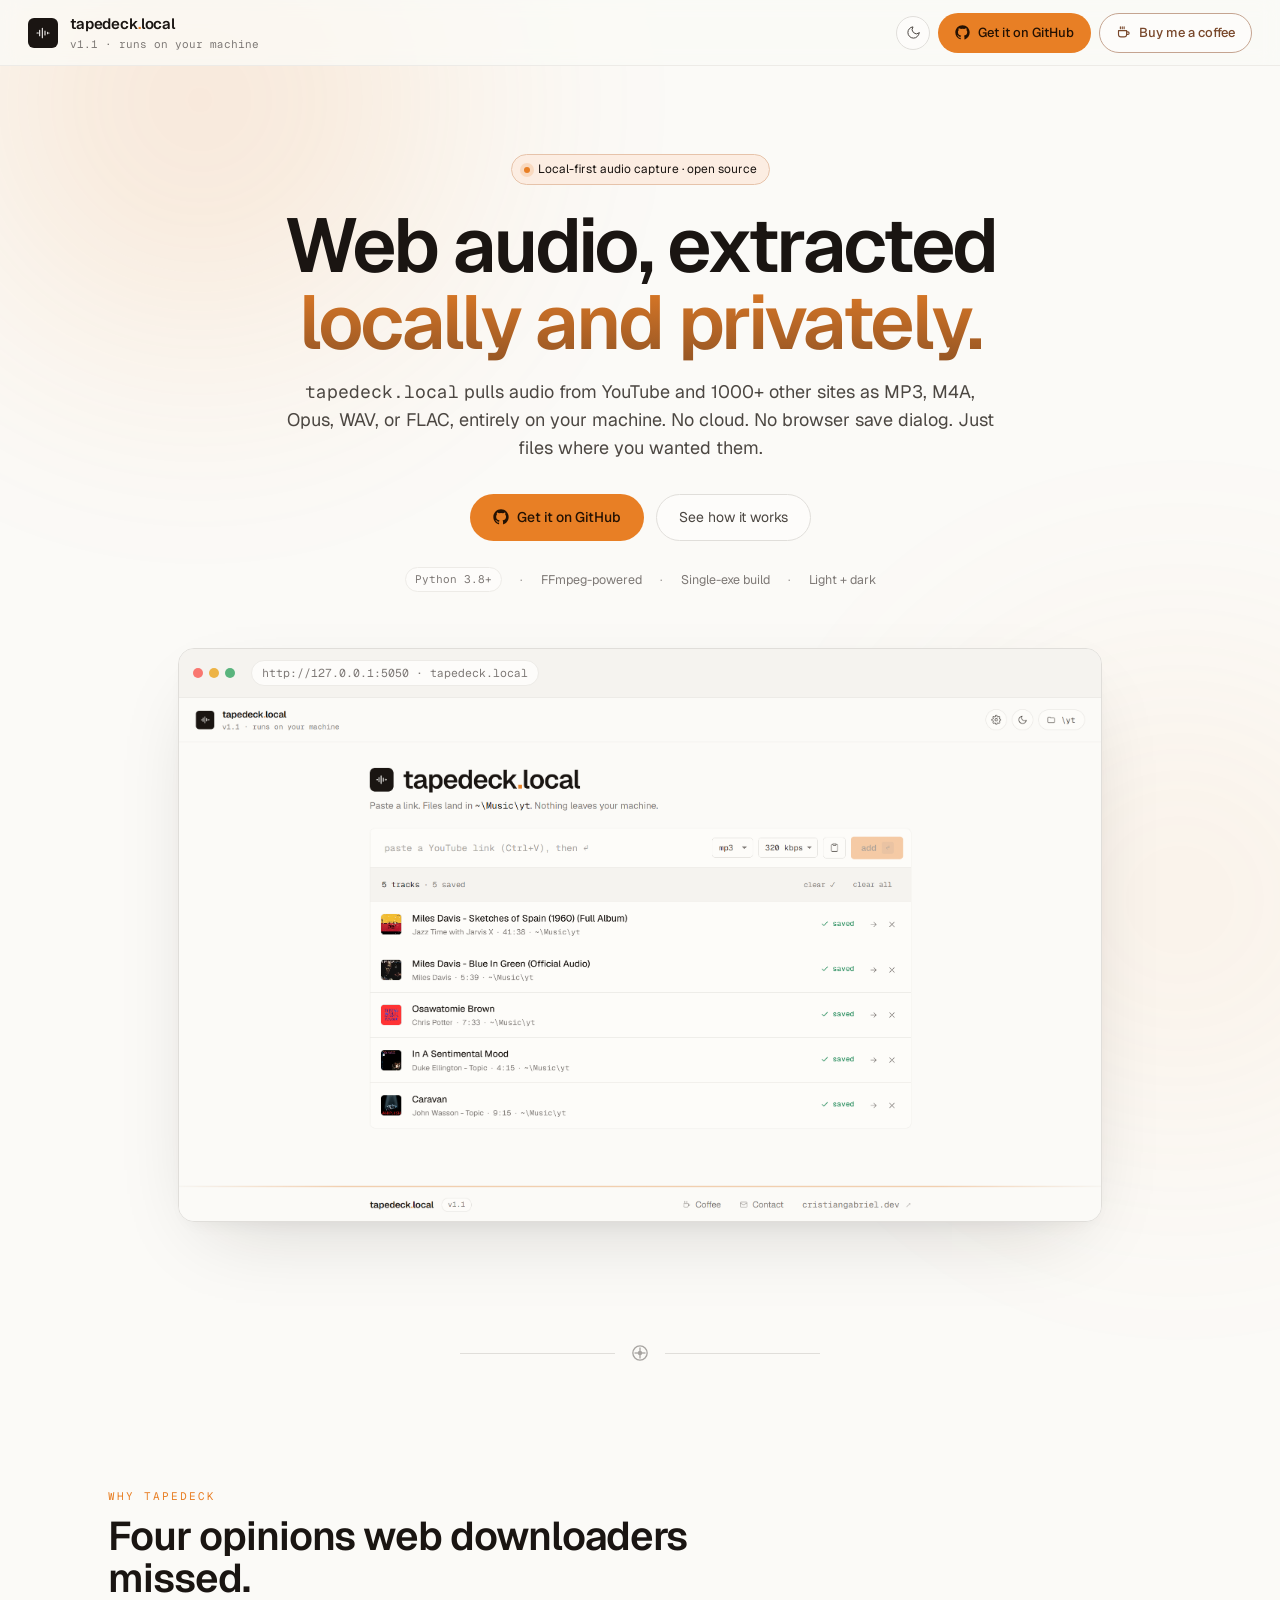
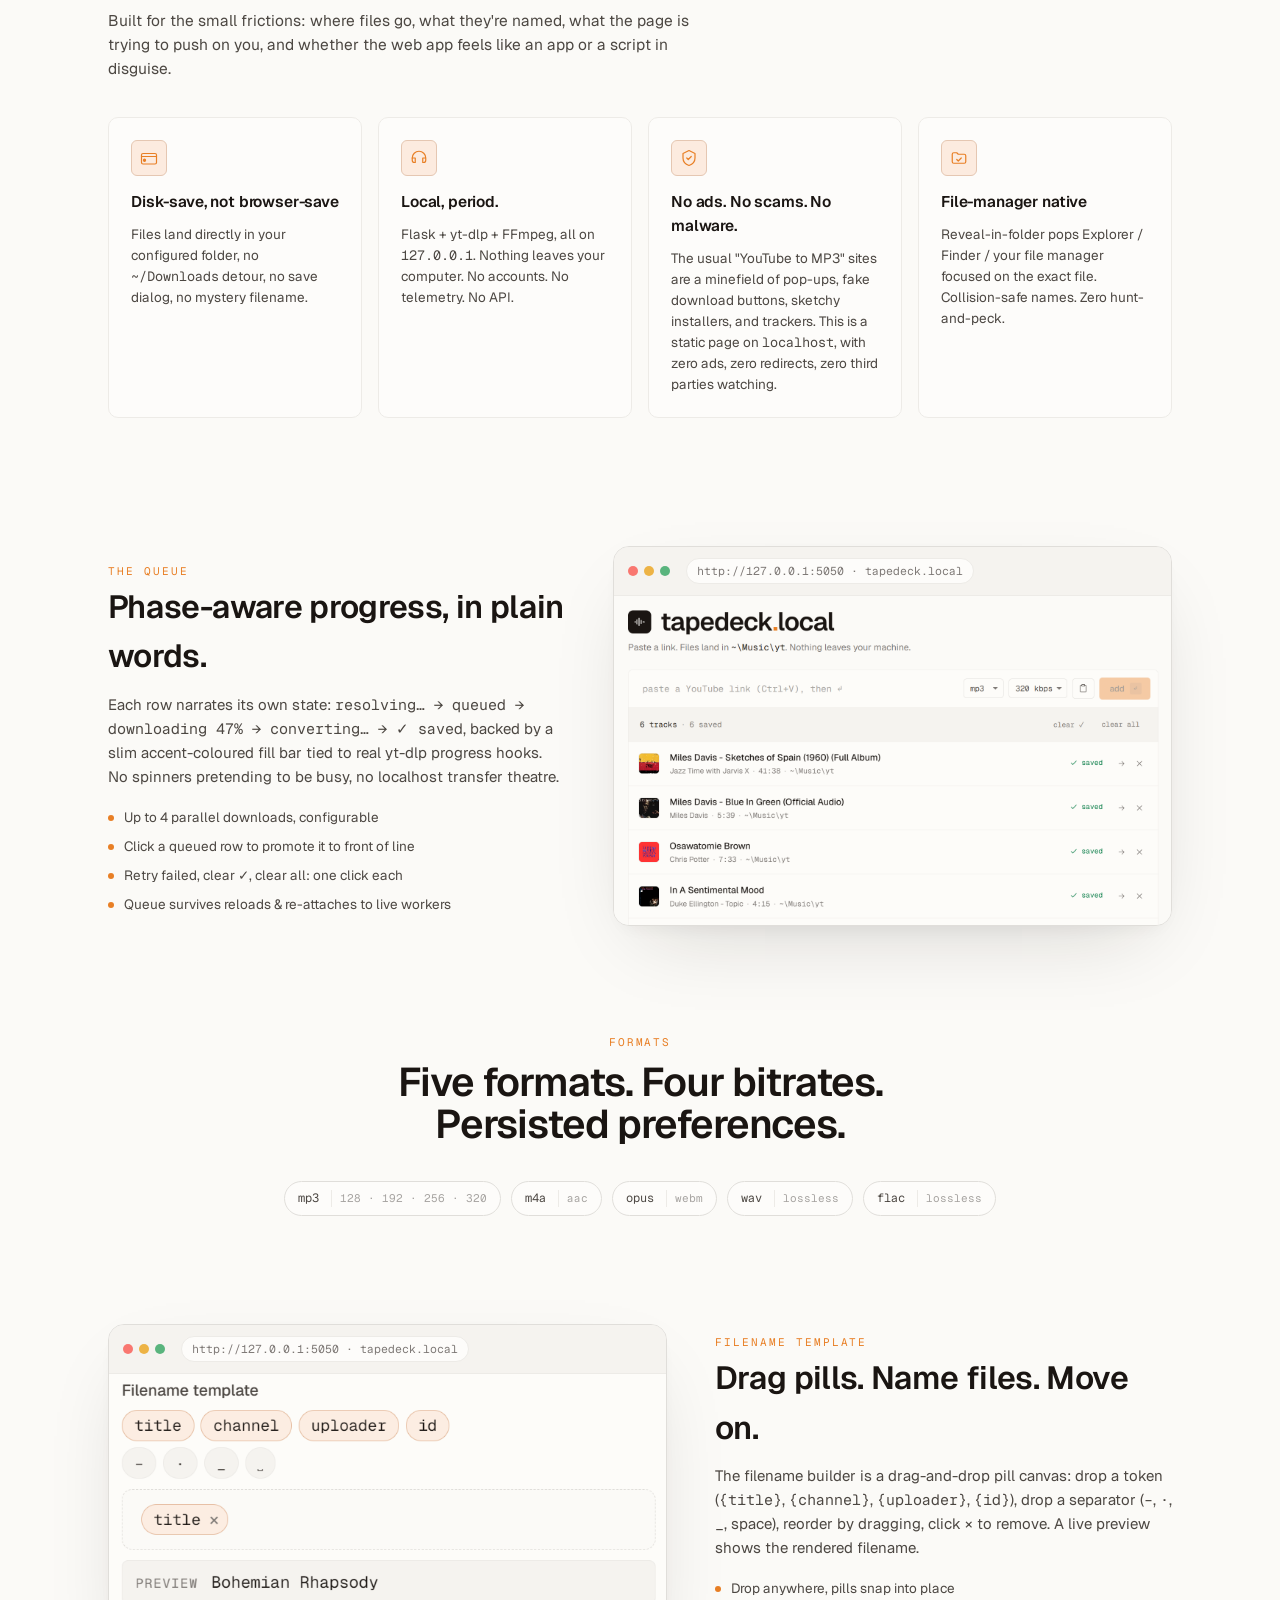
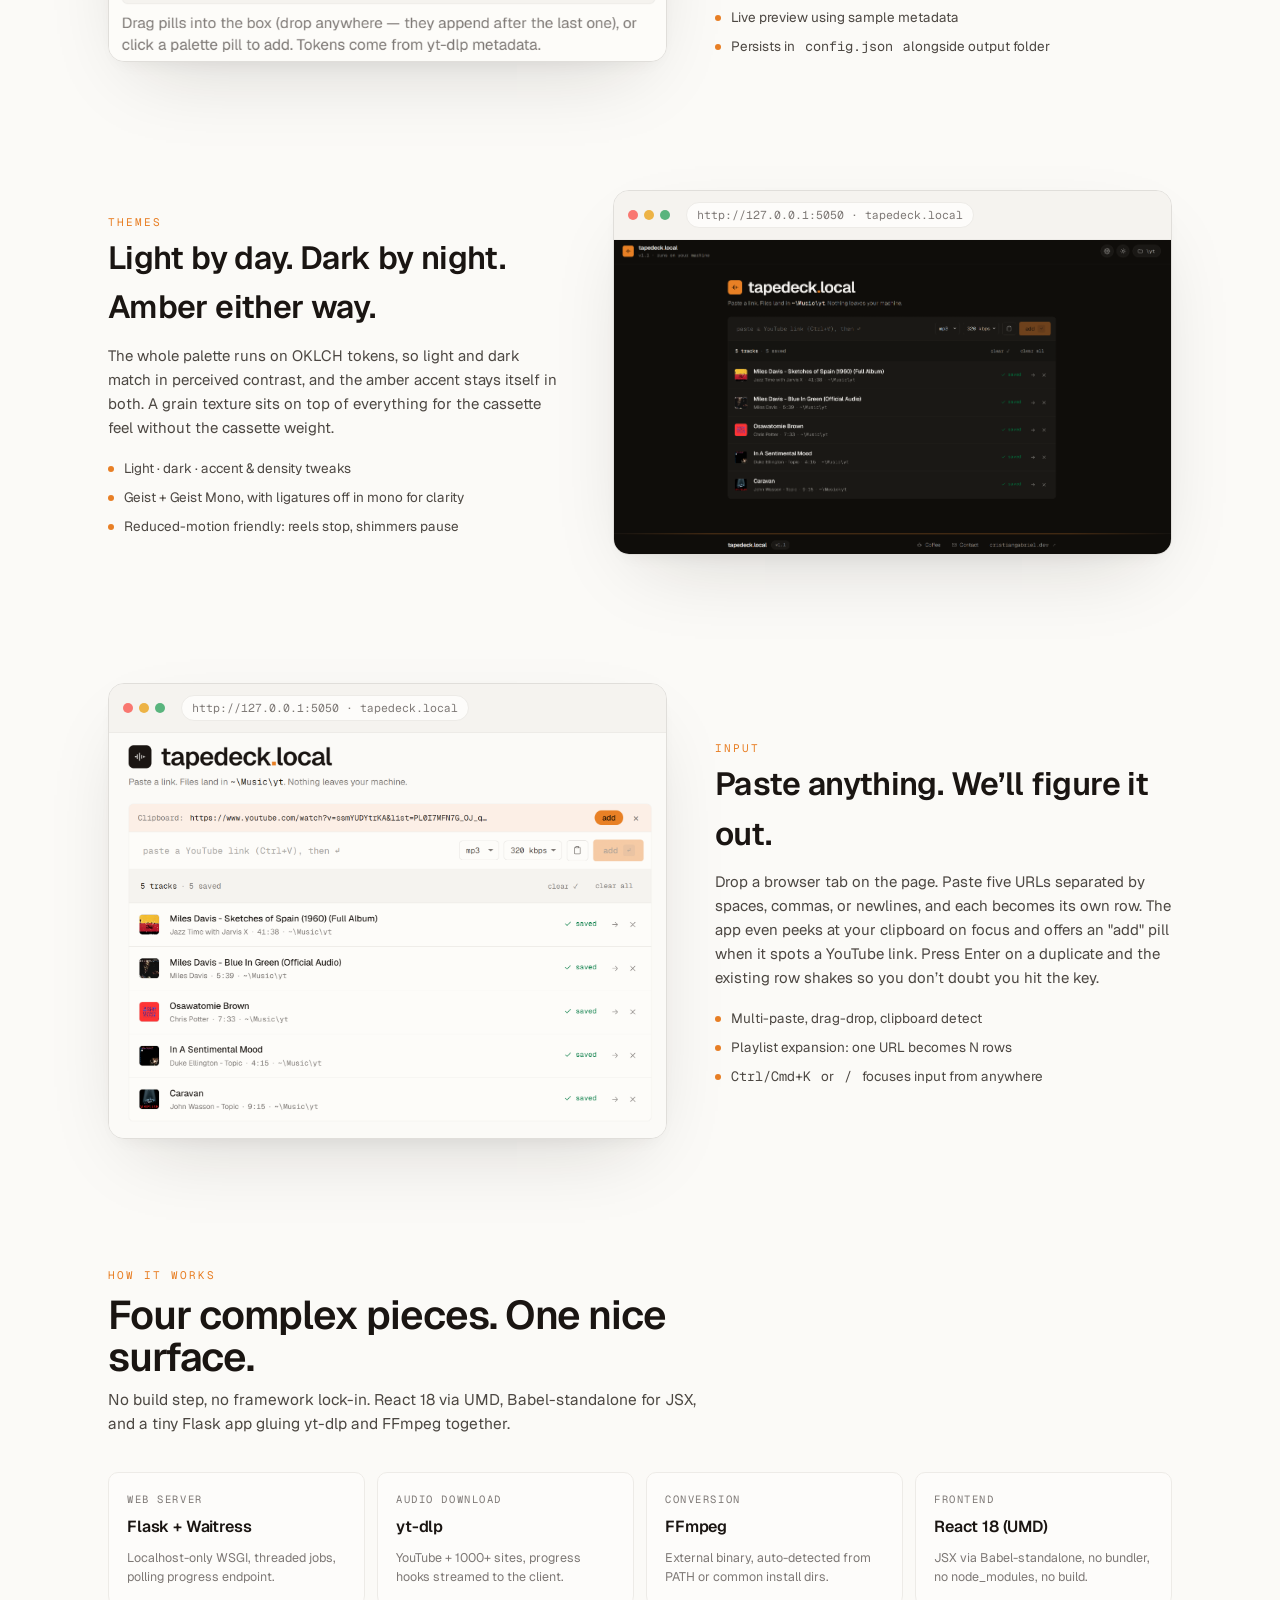
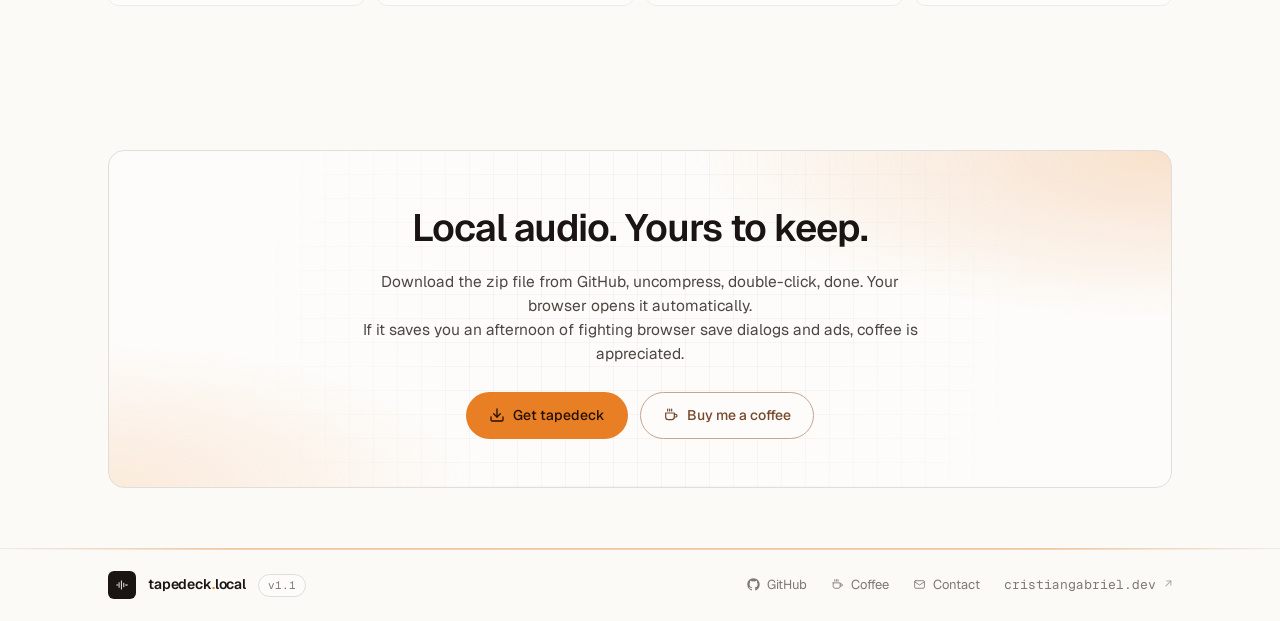
<file: tapedeck/tapedeck.html>
<!doctype html>
<html lang="en" data-theme="light">

<head>
	<meta charset="utf-8" />
	<meta name="viewport" content="width=device-width, initial-scale=1" />
	<title>tapedeck.local, local YouTube audio capture</title>
	<meta name="description"
		content="A local-first web app that pulls audio from YouTube as MP3, M4A, Opus, WAV, or FLAC. Runs entirely on your machine. Nothing leaves your computer." />

	<link rel="icon" type="image/svg+xml" href="static/favicon.svg" />

	<link rel="preconnect" href="https://fonts.googleapis.com" />
	<link rel="preconnect" href="https://fonts.gstatic.com" crossorigin />
	<link
		href="https://fonts.googleapis.com/css2?family=Geist+Mono:wght@400;500&family=Geist:wght@400;500;600;700&display=swap"
		rel="stylesheet" />

	<style>
		/* ===== tokens ===== */
		:root {
			--accent: oklch(0.70 0.16 55);
			--accent-ink: oklch(0.20 0.04 60);
			--accent-2: oklch(0.78 0.13 60);

			--bg: oklch(0.985 0.004 80);
			--bg-2: oklch(0.965 0.006 80);
			--bg-3: oklch(0.945 0.008 80);
			--surface: oklch(0.99 0.003 80);
			--line: oklch(0.90 0.006 80);
			--line-2: oklch(0.94 0.005 80);
			--ink: oklch(0.20 0.01 60);
			--ink-2: oklch(0.40 0.01 60);
			--ink-3: oklch(0.58 0.008 60);
			--ink-4: oklch(0.72 0.006 60);

			--radius: 10px;
			--radius-sm: 6px;
			--radius-lg: 16px;
			--max: 1120px;
		}

		:root[data-theme="dark"] {
			--bg: oklch(0.16 0.006 80);
			--bg-2: oklch(0.19 0.006 80);
			--bg-3: oklch(0.22 0.006 80);
			--surface: oklch(0.21 0.006 80);
			--line: oklch(0.30 0.008 80);
			--line-2: oklch(0.26 0.008 80);
			--ink: oklch(0.96 0.005 80);
			--ink-2: oklch(0.78 0.005 80);
			--ink-3: oklch(0.62 0.006 80);
			--ink-4: oklch(0.48 0.006 80);
		}

		* {
			box-sizing: border-box;
		}

		html {
			scroll-behavior: smooth;
		}

		body {
			margin: 0;
			background: var(--bg);
			color: var(--ink);
			font-family: "Geist", ui-sans-serif, system-ui, -apple-system, "Segoe UI", sans-serif;
			font-feature-settings: "ss01", "cv11";
			-webkit-font-smoothing: antialiased;
			font-size: 15.5px;
			line-height: 1.55;
			transition: background-color .25s ease, color .25s ease;
		}

		.mono {
			font-family: "Geist Mono", ui-monospace, "JetBrains Mono", "SFMono-Regular", Menlo, monospace;
			font-variant-ligatures: none;
		}

		a {
			color: inherit;
		}

		::selection {
			background: color-mix(in oklab, var(--accent) 40%, transparent);
			color: var(--ink);
		}

		/* grain texture (subtle) */
		body::after {
			content: "";
			position: fixed;
			inset: 0;
			z-index: 0;
			pointer-events: none;
			opacity: 0.045;
			mix-blend-mode: overlay;
			background-image: url("data:image/svg+xml;utf8,<svg xmlns='http://www.w3.org/2000/svg' width='240' height='240'><filter id='n'><feTurbulence type='fractalNoise' baseFrequency='0.85' numOctaves='2' stitchTiles='stitch'/></filter><rect width='100%25' height='100%25' filter='url(%23n)'/></svg>");
		}

		:root[data-theme="dark"] body::after {
			opacity: 0.06;
		}

		/* glow blobs */
		.glow {
			position: fixed;
			pointer-events: none;
			z-index: 0;
			width: 720px;
			height: 720px;
			border-radius: 50%;
			filter: blur(120px);
			opacity: 0.32;
		}

		.glow-1 {
			top: -260px;
			left: -160px;
			background: radial-gradient(circle, color-mix(in oklab, var(--accent) 65%, transparent), transparent 70%);
		}

		.glow-2 {
			top: 540px;
			right: -260px;
			background: radial-gradient(circle, color-mix(in oklab, var(--accent-2) 55%, transparent), transparent 70%);
			opacity: 0.22;
		}

		:root[data-theme="dark"] .glow-1 {
			opacity: 0.22;
		}

		:root[data-theme="dark"] .glow-2 {
			opacity: 0.16;
		}

		/* ===== topbar ===== */
		.topbar {
			position: sticky;
			top: 0;
			z-index: 50;
			display: flex;
			align-items: center;
			justify-content: space-between;
			padding: 12px 28px;
			border-bottom: 1px solid var(--line-2);
			background: color-mix(in oklab, var(--bg) 80%, transparent);
			backdrop-filter: saturate(140%) blur(10px);
			-webkit-backdrop-filter: saturate(140%) blur(10px);
		}

		.brand {
			display: flex;
			align-items: center;
			gap: 12px;
		}

		.brand-mark {
			width: 30px;
			height: 30px;
			border-radius: var(--radius-sm);
			background: var(--ink);
			color: var(--bg);
			display: grid;
			place-items: center;
		}

		:root[data-theme="dark"] .brand-mark {
			background: var(--accent);
			color: var(--accent-ink);
		}

		.brand-name {
			font-weight: 600;
			letter-spacing: -0.01em;
			font-size: 15px;
		}

		.brand-dot {
			color: var(--accent);
		}

		.brand-sub {
			font-size: 11px;
			color: var(--ink-3);
			margin-top: 1px;
		}

		.topbar-right {
			display: flex;
			gap: 8px;
			align-items: center;
		}

		.iconbtn {
			display: inline-grid;
			place-items: center;
			width: 34px;
			height: 34px;
			border: 1px solid var(--line);
			border-radius: 999px;
			background: var(--surface);
			color: var(--ink-2);
			cursor: pointer;
			transition: border-color .12s, color .12s, background .12s;
		}

		.iconbtn:hover {
			border-color: var(--ink-3);
			color: var(--ink);
		}

		.btn {
			display: inline-flex;
			align-items: center;
			gap: 8px;
			padding: 9px 16px;
			border-radius: 999px;
			font-size: 13px;
			text-decoration: none;
			cursor: pointer;
			border: 1px solid var(--line);
			background: var(--surface);
			color: var(--ink-2);
			transition: border-color .12s, color .12s, background .12s, transform .08s;
			white-space: nowrap;
		}

		.btn:hover {
			border-color: var(--ink-3);
			color: var(--ink);
		}

		.btn:active {
			transform: translateY(1px);
		}

		.btn-primary {
			background: var(--accent);
			color: var(--accent-ink);
			border-color: transparent;
			font-weight: 500;
		}

		.btn-primary:hover {
			filter: brightness(.96);
			color: var(--accent-ink);
		}

		.btn-coffee {
			color: oklch(0.45 0.08 50);
			border-color: color-mix(in oklab, oklch(0.55 0.10 50) 45%, var(--line));
			font-weight: 500;
		}

		.btn-coffee:hover {
			color: oklch(0.34 0.09 45);
			border-color: oklch(0.55 0.10 50);
			background: color-mix(in oklab, oklch(0.55 0.10 50) 6%, var(--surface));
		}

		:root[data-theme="dark"] .btn-coffee {
			color: oklch(0.80 0.08 55);
			border-color: color-mix(in oklab, oklch(0.70 0.10 55) 45%, var(--line));
		}

		:root[data-theme="dark"] .btn-coffee:hover {
			color: oklch(0.90 0.08 55);
			border-color: oklch(0.70 0.10 55);
			background: color-mix(in oklab, oklch(0.70 0.10 55) 10%, var(--surface));
		}

		.btn-ghost {
			background: transparent;
		}

		.btn svg {
			display: block;
		}

		/* ===== sections ===== */
		section {
			position: relative;
			z-index: 1;
		}

		.wrap {
			max-width: var(--max);
			margin: 0 auto;
			padding: 0 28px;
		}

		/* ===== hero ===== */
		.hero {
			padding: 88px 0 60px;
			text-align: center;
		}

		.eyebrow {
			display: inline-flex;
			align-items: center;
			gap: 8px;
			padding: 5px 12px;
			border-radius: 999px;
			background: color-mix(in oklab, var(--accent) 12%, var(--surface));
			border: 1px solid color-mix(in oklab, var(--accent) 30%, var(--line));
			color: var(--ink);
			font-size: 12px;
		}

		.eyebrow .dot {
			width: 6px;
			height: 6px;
			border-radius: 50%;
			background: var(--accent);
			box-shadow: 0 0 0 4px color-mix(in oklab, var(--accent) 18%, transparent);
		}

		.hero h1 {
			margin: 22px auto 16px;
			font-size: clamp(40px, 6.4vw, 76px);
			line-height: 1.02;
			letter-spacing: -0.035em;
			font-weight: 600;
			max-width: 18ch;
		}

		.hero h1 em {
			font-style: normal;
			background: linear-gradient(180deg, var(--accent) 0%, color-mix(in oklab, var(--accent) 60%, var(--ink)) 100%);
			-webkit-background-clip: text;
			background-clip: text;
			color: transparent;
		}

		.hero p.lede {
			margin: 0 auto;
			max-width: 60ch;
			color: var(--ink-2);
			font-size: clamp(16px, 1.6vw, 18px);
		}

		.cta-row {
			display: flex;
			flex-wrap: wrap;
			gap: 12px;
			justify-content: center;
			margin-top: 32px;
		}

		.btn-lg {
			padding: 12px 22px;
			font-size: 14px;
			border-radius: 999px;
		}

		.hero-meta {
			display: flex;
			flex-wrap: wrap;
			gap: 6px 18px;
			justify-content: center;
			margin-top: 26px;
			color: var(--ink-3);
			font-size: 12.5px;
		}

		.hero-meta span {
			display: inline-flex;
			align-items: center;
			gap: 8px;
		}

		.hero-meta .sep {
			color: var(--ink-4);
		}

		.hero-meta .pill {
			padding: 3px 9px;
			border-radius: 999px;
			border: 1px solid var(--line-2);
			background: var(--surface);
			font-size: 11px;
		}

		/* ===== screenshot frame ===== */
		.shot {
			position: relative;
			border-radius: var(--radius-lg);
			background: var(--surface);
			border: 1px solid var(--line);
			box-shadow:
				0 1px 0 color-mix(in oklab, var(--ink) 4%, transparent) inset,
				0 30px 80px -30px color-mix(in oklab, var(--ink) 18%, transparent),
				0 8px 24px -10px color-mix(in oklab, var(--ink) 8%, transparent);
			overflow: hidden;
		}

		.shot-bar {
			display: flex;
			align-items: center;
			gap: 6px;
			padding: 11px 14px;
			border-bottom: 1px solid var(--line-2);
			background: var(--bg-2);
		}

		.shot-bar .tl-dot {
			width: 10px;
			height: 10px;
			border-radius: 50%;
			background: color-mix(in oklab, var(--ink) 18%, var(--bg-3));
		}

		.shot-bar .tl-dot:nth-child(1) {
			background: oklch(0.72 0.16 25);
		}

		.shot-bar .tl-dot:nth-child(2) {
			background: oklch(0.80 0.14 80);
		}

		.shot-bar .tl-dot:nth-child(3) {
			background: oklch(0.70 0.12 155);
		}

		.shot-bar .tl-addr {
			margin-left: 10px;
			font-family: "Geist Mono", ui-monospace, monospace;
			font-size: 11.5px;
			color: var(--ink-3);
			padding: 3px 10px;
			border-radius: 999px;
			border: 1px solid var(--line-2);
			background: var(--surface);
		}

		.shot-body {
			position: relative;
			aspect-ratio: 16 / 10;
			background:
				radial-gradient(800px 400px at 50% -20%, color-mix(in oklab, var(--accent) 8%, transparent), transparent 60%),
				repeating-linear-gradient(0deg, color-mix(in oklab, var(--ink) 4%, transparent) 0 1px, transparent 1px 32px),
				repeating-linear-gradient(90deg, color-mix(in oklab, var(--ink) 4%, transparent) 0 1px, transparent 1px 32px),
				var(--bg);
			display: grid;
			place-items: center;
			color: var(--ink-3);
		}

		.shot-body::before {
			content: "";
			position: absolute;
			inset: 0;
			background: radial-gradient(circle at 50% 50%, transparent 30%, color-mix(in oklab, var(--bg) 50%, transparent) 100%);
			pointer-events: none;
		}

		.shot-tag {
			position: absolute;
			top: 12px;
			left: 12px;
			z-index: 2;
			font-family: "Geist Mono", ui-monospace, monospace;
			font-size: 11px;
			color: var(--ink);
			padding: 4px 10px;
			border-radius: 999px;
			background: color-mix(in oklab, var(--surface) 88%, transparent);
			border: 1px solid var(--line);
			backdrop-filter: blur(4px);
		}

		.shot-tag::before {
			content: "📸 ";
			opacity: .65;
		}

		.shot-placeholder {
			position: relative;
			z-index: 1;
			display: flex;
			flex-direction: column;
			align-items: center;
			gap: 14px;
			max-width: 80%;
			text-align: center;
		}

		.shot-placeholder svg {
			opacity: .35;
		}

		.shot-placeholder-title {
			font-size: 14px;
			font-weight: 500;
			color: var(--ink-2);
			letter-spacing: -0.01em;
		}

		.shot-placeholder-sub {
			font-size: 12.5px;
			color: var(--ink-3);
			max-width: 50ch;
		}

		.shot-body.has-image {
			aspect-ratio: auto;
			background: var(--bg-2);
			display: block;
			padding: 0;
		}

		.shot-body.has-image::before {
			display: none;
		}

		.shot-body.has-image>img {
			display: block;
			width: 100%;
			height: auto;
		}

		.shot-caption {
			margin-top: 14px;
			display: flex;
			flex-wrap: wrap;
			gap: 8px 14px;
			align-items: baseline;
		}

		.shot-caption .file {
			font-family: "Geist Mono", ui-monospace, monospace;
			font-size: 11.5px;
			color: var(--ink);
			padding: 3px 10px;
			border-radius: 5px;
			background: color-mix(in oklab, var(--accent) 11%, var(--surface));
			border: 1px solid color-mix(in oklab, var(--accent) 28%, var(--line));
			white-space: nowrap;
		}

		.shot-caption .desc {
			color: var(--ink-3);
			font-size: 13.5px;
			line-height: 1.5;
		}

		.hero-shot-wrap {
			max-width: 980px;
			margin: 56px auto 0;
			padding: 0 28px;
		}

		/* ===== section header ===== */
		.sec-head {
			display: flex;
			flex-direction: column;
			gap: 10px;
			margin-bottom: 36px;
		}

		.sec-eyebrow {
			font-family: "Geist Mono", ui-monospace, monospace;
			font-size: 11px;
			letter-spacing: 0.18em;
			text-transform: uppercase;
			color: var(--accent);
		}

		.sec-title {
			margin: 0;
			font-size: clamp(28px, 3.6vw, 40px);
			letter-spacing: -0.025em;
			line-height: 1.05;
			font-weight: 600;
			max-width: 22ch;
		}

		.sec-sub {
			margin: 0;
			color: var(--ink-2);
			max-width: 60ch;
			font-size: 15.5px;
		}

		/* ===== feature grid ===== */
		.features {
			display: grid;
			gap: 16px;
			grid-template-columns: repeat(4, minmax(0, 1fr));
		}

		.feature {
			display: flex;
			flex-direction: column;
			gap: 10px;
			padding: 22px;
			background: var(--surface);
			border: 1px solid var(--line-2);
			border-radius: var(--radius);
			transition: border-color .15s, transform .15s;
		}

		.feature:hover {
			border-color: color-mix(in oklab, var(--accent) 35%, var(--line));
			transform: translateY(-2px);
		}

		.feature-icon {
			width: 36px;
			height: 36px;
			border-radius: var(--radius-sm);
			background: color-mix(in oklab, var(--accent) 14%, var(--surface));
			color: var(--accent);
			display: grid;
			place-items: center;
			border: 1px solid color-mix(in oklab, var(--accent) 25%, var(--line));
		}

		.feature h3 {
			margin: 4px 0 0;
			font-size: 15.5px;
			font-weight: 600;
			letter-spacing: -0.01em;
		}

		.feature p {
			margin: 0;
			color: var(--ink-2);
			font-size: 13.5px;
			line-height: 1.55;
		}

		@media (max-width: 1024px) {
			.features {
				grid-template-columns: repeat(2, 1fr);
			}
		}

		@media (max-width: 560px) {
			.features {
				grid-template-columns: 1fr;
			}
		}

		/* ===== alternating screenshot blocks ===== */
		.split {
			display: grid;
			gap: 48px;
			grid-template-columns: 0.9fr 1.1fr;
			align-items: center;
		}

		.split.reverse {
			grid-template-columns: 1.1fr 0.9fr;
		}

		.split.reverse .split-text {
			order: 2;
		}

		.split-text h2 {
			margin: 0 0 12px;
			font-size: clamp(24px, 2.8vw, 32px);
			letter-spacing: -0.02em;
			font-weight: 600;
		}

		.split-text p {
			margin: 0;
			color: var(--ink-2);
			font-size: 15px;
			line-height: 1.6;
		}

		.split-text ul {
			list-style: none;
			padding: 0;
			margin: 18px 0 0;
			display: flex;
			flex-direction: column;
			gap: 8px;
		}

		.split-text li {
			display: flex;
			gap: 10px;
			align-items: flex-start;
			font-size: 13.5px;
			color: var(--ink-2);
		}

		.split-text li::before {
			content: "";
			flex: 0 0 auto;
			width: 6px;
			height: 6px;
			border-radius: 50%;
			background: var(--accent);
			margin-top: 8px;
		}

		@media (max-width: 880px) {

			.split,
			.split.reverse {
				grid-template-columns: 1fr;
				gap: 24px;
			}

			.split.reverse .split-text {
				order: 0;
			}
		}

		/* ===== formats strip ===== */
		.formats {
			display: flex;
			flex-wrap: wrap;
			gap: 10px;
			justify-content: center;
			margin-top: 22px;
		}

		.format-chip {
			display: inline-flex;
			align-items: center;
			gap: 8px;
			padding: 7px 13px;
			border-radius: 999px;
			background: var(--surface);
			border: 1px solid var(--line);
			font-family: "Geist Mono", ui-monospace, monospace;
			font-size: 12px;
			color: var(--ink-2);
		}

		.format-chip .kbps {
			color: var(--ink-4);
			font-size: 11px;
			padding-left: 8px;
			margin-left: 4px;
			border-left: 1px solid var(--line-2);
		}

		/* ===== how it works ===== */
		.stack {
			display: grid;
			gap: 12px;
			grid-template-columns: repeat(4, minmax(0, 1fr));
		}

		.stack-card {
			display: flex;
			flex-direction: column;
			gap: 8px;
			padding: 18px;
			background: var(--surface);
			border: 1px solid var(--line-2);
			border-radius: var(--radius);
		}

		.stack-card .role {
			font-family: "Geist Mono", ui-monospace, monospace;
			font-size: 10.5px;
			letter-spacing: 0.15em;
			text-transform: uppercase;
			color: var(--ink-3);
		}

		.stack-card .name {
			font-size: 16px;
			font-weight: 600;
			letter-spacing: -0.01em;
		}

		.stack-card .desc {
			color: var(--ink-3);
			font-size: 12.5px;
			line-height: 1.55;
		}

		@media (max-width: 880px) {
			.stack {
				grid-template-columns: 1fr 1fr;
			}
		}

		/* ===== CTA card ===== */
		.cta-card {
			position: relative;
			margin: 80px 0 60px;
			padding: 48px 36px;
			border-radius: var(--radius-lg);
			background:
				radial-gradient(800px 280px at 100% 0%, color-mix(in oklab, var(--accent) 22%, transparent), transparent 60%),
				radial-gradient(600px 240px at 0% 100%, color-mix(in oklab, var(--accent-2) 20%, transparent), transparent 60%),
				var(--surface);
			border: 1px solid var(--line);
			overflow: hidden;
			text-align: center;
		}

		.cta-card::before {
			content: "";
			position: absolute;
			inset: 0;
			background:
				repeating-linear-gradient(0deg, color-mix(in oklab, var(--ink) 3%, transparent) 0 1px, transparent 1px 24px),
				repeating-linear-gradient(90deg, color-mix(in oklab, var(--ink) 3%, transparent) 0 1px, transparent 1px 24px);
			pointer-events: none;
			mask-image: radial-gradient(circle at 50% 50%, black 30%, transparent 75%);
		}

		.cta-card>* {
			position: relative;
			z-index: 1;
		}

		.cta-card h2 {
			margin: 0 0 12px;
			font-size: clamp(28px, 3.4vw, 38px);
			letter-spacing: -0.025em;
			font-weight: 600;
		}

		.cta-card p {
			margin: 0 auto 26px;
			max-width: 56ch;
			color: var(--ink-2);
			font-size: 15.5px;
		}

		/* ===== footer ===== */
		.footer {
			position: relative;
			border-top: 1px solid var(--line-2);
			margin-top: 0;
			background: var(--bg);
		}

		.footer-accent {
			position: absolute;
			top: -1px;
			left: 0;
			right: 0;
			height: 2px;
			background: linear-gradient(90deg,
					transparent 0%,
					color-mix(in oklab, var(--accent) 60%, transparent) 18%,
					color-mix(in oklab, var(--accent) 60%, transparent) 82%,
					transparent 100%);
			opacity: 0.55;
			pointer-events: none;
		}

		.footer-inner {
			max-width: var(--max);
			margin: 0 auto;
			padding: 22px 28px;
			display: flex;
			align-items: center;
			justify-content: space-between;
			gap: 28px;
			flex-wrap: wrap;
		}

		.footer-left {
			display: flex;
			align-items: center;
			gap: 12px;
		}

		.footer-mark {
			width: 28px;
			height: 28px;
			border-radius: var(--radius-sm);
			background: var(--ink);
			color: var(--bg);
			display: inline-grid;
			place-items: center;
		}

		:root[data-theme="dark"] .footer-mark {
			background: var(--accent);
			color: var(--accent-ink);
		}

		.footer-brand {
			font-weight: 600;
			font-size: 14px;
			letter-spacing: -0.01em;
		}

		.footer-version {
			font-size: 11px;
			color: var(--ink-3);
			padding: 2px 9px;
			border: 1px solid var(--line);
			border-radius: 999px;
			background: var(--surface);
		}

		.footer-right {
			display: flex;
			align-items: center;
			gap: 24px;
			flex-wrap: wrap;
		}

		.footer-link {
			color: var(--ink-3);
			text-decoration: none;
			display: inline-flex;
			align-items: center;
			gap: 7px;
			font-size: 13px;
			padding: 2px 0;
			border-bottom: 1px dotted transparent;
			transition: color .12s, border-color .12s;
		}

		.footer-link:hover {
			color: var(--ink);
			border-bottom-color: var(--ink-3);
		}

		.footer-arrow {
			font-size: 12px;
			opacity: 0.65;
			margin-left: 2px;
		}

		/* ===== reel motif (decorative section divider) ===== */
		.divider {
			display: flex;
			align-items: center;
			gap: 14px;
			margin: 60px auto;
			max-width: 360px;
			color: var(--ink-4);
		}

		.divider .line {
			flex: 1;
			height: 1px;
			background: var(--line);
		}

		.reel-mini {
			width: 22px;
			height: 22px;
			animation: reel-spin 4s linear infinite;
			transform-box: fill-box;
			transform-origin: center;
		}

		@keyframes reel-spin {
			to {
				transform: rotate(360deg);
			}
		}

		@media (prefers-reduced-motion: reduce) {
			.reel-mini {
				animation: none;
			}
		}

		.section-pad {
			padding: 64px 0;
		}

		.section-pad-sm {
			padding: 44px 0;
		}

		/* fade-in on scroll */
		.reveal {
			opacity: 0;
			transform: translateY(14px);
			transition: opacity .7s ease, transform .7s ease;
		}

		.reveal.in {
			opacity: 1;
			transform: none;
		}

		@media (prefers-reduced-motion: reduce) {
			.reveal {
				opacity: 1;
				transform: none;
				transition: none;
			}
		}

		@media (max-width: 560px) {
			.topbar {
				padding: 10px 16px;
			}

			.wrap,
			.hero-shot-wrap {
				padding: 0 16px;
			}

			.topbar-right .btn span:not(.kbd) {
				display: none;
			}

			.topbar-right .btn {
				padding: 9px 11px;
			}

			.cta-card {
				padding: 36px 20px;
			}
		}
	</style>
</head>

<body>

	<div class="glow glow-1" aria-hidden></div>
	<div class="glow glow-2" aria-hidden></div>

	<!-- ===== topbar ===== -->
	<header class="topbar">
		<div class="brand">
			<div class="brand-mark" aria-hidden>
				<svg viewBox="0 0 24 24" fill="none" stroke="currentColor" stroke-width="1.6" stroke-linecap="round"
					width="16" height="16">
					<path d="M3 12h2M7 8v8M11 5v14M15 9v6M19 11v2M21 12h.01" />
				</svg>
			</div>
			<div>
				<div class="brand-name">tapedeck<span class="brand-dot">.</span>local</div>
				<div class="brand-sub mono">v1.1 · runs on your machine</div>
			</div>
		</div>
		<div class="topbar-right">
			<button id="themeToggle" class="iconbtn" aria-label="toggle theme" title="toggle theme">
				<svg id="themeIcon" viewBox="0 0 24 24" fill="none" stroke="currentColor" stroke-width="1.6"
					stroke-linecap="round" stroke-linejoin="round" width="15" height="15">
					<path d="M21 12.79A9 9 0 1 1 11.21 3 7 7 0 0 0 21 12.79z" />
				</svg>
			</button>
			<a class="btn btn-primary" href="https://github.com/cristiangabriel88/localYoutubeToMp3" target="_blank"
				rel="noopener">
				<svg viewBox="0 0 24 24" fill="currentColor" width="15" height="15" aria-hidden>
					<path
						d="M12 .5C5.65.5.5 5.65.5 12c0 5.08 3.29 9.39 7.86 10.91.57.11.78-.25.78-.55v-1.93c-3.2.7-3.87-1.54-3.87-1.54-.53-1.34-1.29-1.7-1.29-1.7-1.05-.72.08-.7.08-.7 1.17.08 1.78 1.2 1.78 1.2 1.04 1.78 2.72 1.27 3.38.97.11-.75.41-1.27.74-1.56-2.55-.29-5.24-1.28-5.24-5.71 0-1.26.45-2.29 1.19-3.1-.12-.29-.52-1.47.11-3.07 0 0 .98-.31 3.2 1.18a11.1 11.1 0 0 1 5.83 0c2.22-1.49 3.2-1.18 3.2-1.18.63 1.6.23 2.78.11 3.07.74.81 1.19 1.84 1.19 3.1 0 4.44-2.69 5.41-5.26 5.7.42.36.79 1.07.79 2.16v3.2c0 .31.21.67.79.55C20.21 21.39 23.5 17.08 23.5 12 23.5 5.65 18.35.5 12 .5z" />
				</svg>
				<span>Get it on GitHub</span>
			</a>
			<a class="btn btn-coffee" href="https://ko-fi.com/s/1bd08ce885" target="_blank" rel="noopener">
				<svg viewBox="0 0 24 24" fill="none" stroke="currentColor" stroke-width="1.8" stroke-linecap="round"
					stroke-linejoin="round" width="15" height="15" aria-hidden>
					<path d="M4 9h13v6a4 4 0 0 1-4 4H8a4 4 0 0 1-4-4V9z" />
					<path d="M17 11h2a2 2 0 0 1 2 2 2 2 0 0 1-2 2h-2" />
					<path d="M7 3v3M10 3v3M13 3v3" />
				</svg>
				<span>Buy me a coffee</span>
			</a>
		</div>
	</header>

	<!-- ===== hero ===== -->
	<section class="hero">
		<div class="wrap">
			<div class="eyebrow"><span class="dot"></span><span>Local-first audio capture · open source</span></div>
			<h1>Web audio, extracted <em>locally and privately.</em></h1>
			<p class="lede">
				<span class="mono">tapedeck.local</span> pulls audio from YouTube and 1000+ other sites as MP3, M4A,
				Opus, WAV, or FLAC,
				entirely on your machine. No cloud. No browser save dialog. Just files where you wanted them.
			</p>
			<div class="cta-row">
				<a class="btn btn-primary btn-lg" href="https://github.com/cristiangabriel88/localYoutubeToMp3"
					target="_blank" rel="noopener">
					<svg viewBox="0 0 24 24" fill="currentColor" width="16" height="16" aria-hidden>
						<path
							d="M12 .5C5.65.5.5 5.65.5 12c0 5.08 3.29 9.39 7.86 10.91.57.11.78-.25.78-.55v-1.93c-3.2.7-3.87-1.54-3.87-1.54-.53-1.34-1.29-1.7-1.29-1.7-1.05-.72.08-.7.08-.7 1.17.08 1.78 1.2 1.78 1.2 1.04 1.78 2.72 1.27 3.38.97.11-.75.41-1.27.74-1.56-2.55-.29-5.24-1.28-5.24-5.71 0-1.26.45-2.29 1.19-3.1-.12-.29-.52-1.47.11-3.07 0 0 .98-.31 3.2 1.18a11.1 11.1 0 0 1 5.83 0c2.22-1.49 3.2-1.18 3.2-1.18.63 1.6.23 2.78.11 3.07.74.81 1.19 1.84 1.19 3.1 0 4.44-2.69 5.41-5.26 5.7.42.36.79 1.07.79 2.16v3.2c0 .31.21.67.79.55C20.21 21.39 23.5 17.08 23.5 12 23.5 5.65 18.35.5 12 .5z" />
					</svg>
					Get it on GitHub
				</a>
				<a class="btn btn-lg" href="#how">See how it works</a>
			</div>
			<div class="hero-meta">
				<span class="pill mono">Python 3.8+</span>
				<span class="sep">·</span>
				<span>FFmpeg-powered</span>
				<span class="sep">·</span>
				<span>Single-exe build</span>
				<span class="sep">·</span>
				<span>Light + dark</span>
			</div>
		</div>

		<!-- hero screenshot -->
		<div class="hero-shot-wrap reveal">
			<div class="shot">
				<div class="shot-bar">
					<span class="tl-dot"></span><span class="tl-dot"></span><span class="tl-dot"></span>
					<span class="tl-addr">http://127.0.0.1:5050 · tapedeck.local</span>
				</div>
				<div class="shot-body has-image">
					<img src="screenshots/01-main-view.png"
						alt="Main view: paste, watch reels spin, file lands on disk." />
				</div>
			</div>
		</div>
	</section>

	<div class="wrap">
		<div class="divider" aria-hidden>
			<span class="line"></span>
			<svg viewBox="-10 -10 20 20" class="reel-mini" fill="none" stroke="currentColor" stroke-width="1.2">
				<circle cx="0" cy="0" r="6.5" />
				<circle cx="0" cy="0" r="1.4" fill="currentColor" />
				<line x1="0" y1="-5" x2="0" y2="5" />
				<line x1="-5" y1="0" x2="5" y2="0" />
			</svg>
			<span class="line"></span>
		</div>
	</div>

	<!-- ===== why three ===== -->
	<section class="section-pad">
		<div class="wrap">
			<div class="sec-head reveal">
				<span class="sec-eyebrow">Why tapedeck</span>
				<h2 class="sec-title">Four opinions web downloaders missed.</h2>
				<p class="sec-sub">Built for the small frictions: where files go, what they're named, what the page is
					trying to push on you, and whether the web app feels like an app or a script in disguise.</p>
			</div>
			<div class="features reveal">
				<div class="feature">
					<div class="feature-icon">
						<svg viewBox="0 0 24 24" fill="none" stroke="currentColor" stroke-width="1.6"
							stroke-linecap="round" stroke-linejoin="round" width="18" height="18">
							<rect x="2" y="6" width="20" height="14" rx="2" />
							<path d="M2 10h20" />
							<circle cx="6" cy="15" r="1.4" fill="currentColor" />
						</svg>
					</div>
					<h3>Disk-save, not browser-save</h3>
					<p>Files land directly in your configured folder, no <span class="mono">~/Downloads</span> detour,
						no save dialog, no mystery filename.</p>
				</div>
				<div class="feature">
					<div class="feature-icon">
						<svg viewBox="0 0 24 24" fill="none" stroke="currentColor" stroke-width="1.6"
							stroke-linecap="round" stroke-linejoin="round" width="18" height="18">
							<path d="M3 12a9 9 0 0 1 18 0v3a3 3 0 0 1-3 3h-1v-6h4" />
							<path d="M3 12v3a3 3 0 0 0 3 3h1v-6H3" />
						</svg>
					</div>
					<h3>Local, period.</h3>
					<p>Flask + yt-dlp + FFmpeg, all on <span class="mono">127.0.0.1</span>. Nothing leaves your
						computer. No accounts. No telemetry. No API.</p>
				</div>
				<div class="feature">
					<div class="feature-icon">
						<svg viewBox="0 0 24 24" fill="none" stroke="currentColor" stroke-width="1.6"
							stroke-linecap="round" stroke-linejoin="round" width="18" height="18">
							<path d="M12 2l8 4v6c0 5-3.5 8.5-8 10-4.5-1.5-8-5-8-10V6l8-4z" />
							<path d="M9 12l2 2 4-4" />
						</svg>
					</div>
					<h3>No ads. No scams. No malware.</h3>
					<p>The usual "YouTube to MP3" sites are a minefield of pop-ups, fake download buttons, sketchy
						installers, and trackers. This is a static page on <span class="mono">localhost</span>, with
						zero
						ads, zero redirects, zero third parties watching.</p>
				</div>
				<div class="feature">
					<div class="feature-icon">
						<svg viewBox="0 0 24 24" fill="none" stroke="currentColor" stroke-width="1.6"
							stroke-linecap="round" stroke-linejoin="round" width="18" height="18">
							<path d="M3 7a2 2 0 0 1 2-2h4l2 2h8a2 2 0 0 1 2 2v8a2 2 0 0 1-2 2H5a2 2 0 0 1-2-2V7z" />
							<path d="M9 14l2 2 4-4" />
						</svg>
					</div>
					<h3>File-manager native</h3>
					<p>Reveal-in-folder pops Explorer / Finder / your file manager focused on the exact file.
						Collision-safe names. Zero hunt-and-peck.</p>
				</div>
			</div>
		</div>
	</section>

	<!-- ===== split: queue / phase progress ===== -->
	<section class="section-pad">
		<div class="wrap">
			<div class="split">
				<div class="split-text reveal">
					<span class="sec-eyebrow">The queue</span>
					<h2>Phase-aware progress, in plain words.</h2>
					<p>Each row narrates its own state: <span class="mono">resolving… → queued → downloading 47% →
							converting… → ✓ saved</span>, backed by a slim accent-coloured fill bar tied to real
						yt-dlp progress hooks. No spinners pretending to be busy, no localhost transfer theatre.</p>
					<ul>
						<li>Up to 4 parallel downloads, configurable</li>
						<li>Click a queued row to promote it to front of line</li>
						<li>Retry failed, clear ✓, clear all: one click each</li>
						<li>Queue survives reloads &amp; re-attaches to live workers</li>
					</ul>
				</div>
				<div class="reveal">
					<div class="shot">
						<div class="shot-bar">
							<span class="tl-dot"></span><span class="tl-dot"></span><span class="tl-dot"></span>
							<span class="tl-addr">http://127.0.0.1:5050 · tapedeck.local</span>
						</div>
						<div class="shot-body has-image">
							<img src="screenshots/02-queue-working.png" alt="Active queue with two rows mid-download" />
						</div>
					</div>
				</div>
			</div>
		</div>
	</section>

	<!-- ===== formats strip ===== -->
	<section class="section-pad-sm">
		<div class="wrap">
			<div class="sec-head reveal" style="text-align:center; align-items:center;">
				<span class="sec-eyebrow">Formats</span>
				<h2 class="sec-title" style="margin: 0 auto;">Five formats. Four bitrates. Persisted preferences.</h2>
			</div>
			<div class="formats reveal">
				<span class="format-chip">mp3 <span class="kbps">128 · 192 · 256 · 320</span></span>
				<span class="format-chip">m4a <span class="kbps">aac</span></span>
				<span class="format-chip">opus <span class="kbps">webm</span></span>
				<span class="format-chip">wav <span class="kbps">lossless</span></span>
				<span class="format-chip">flac <span class="kbps">lossless</span></span>
			</div>
		</div>
	</section>

	<!-- ===== split: filename builder ===== -->
	<section class="section-pad">
		<div class="wrap">
			<div class="split reverse">
				<div class="split-text reveal">
					<span class="sec-eyebrow">Filename template</span>
					<h2>Drag pills. Name files. Move on.</h2>
					<p>The filename builder is a drag-and-drop pill canvas: drop a token (<span
							class="mono">{title}</span>, <span class="mono">{channel}</span>, <span
							class="mono">{uploader}</span>, <span class="mono">{id}</span>), drop a separator (<span
							class="mono">–</span>, <span class="mono">·</span>, <span class="mono">_</span>, space),
						reorder by dragging, click × to remove. A live preview shows the rendered filename.</p>
					<ul>
						<li>Drop anywhere, pills snap into place</li>
						<li>Live preview using sample metadata</li>
						<li>Persists in <span class="mono">config.json</span> alongside output folder</li>
					</ul>
				</div>
				<div class="reveal">
					<div class="shot">
						<div class="shot-bar">
							<span class="tl-dot"></span><span class="tl-dot"></span><span class="tl-dot"></span>
							<span class="tl-addr">http://127.0.0.1:5050 · tapedeck.local</span>
						</div>
						<div class="shot-body has-image">
							<img src="screenshots/03-settings.png"
								alt="Settings modal, filename template builder open" />
						</div>
					</div>
				</div>
			</div>
		</div>
	</section>

	<!-- ===== split: dark mode ===== -->
	<section class="section-pad">
		<div class="wrap">
			<div class="split">
				<div class="split-text reveal">
					<span class="sec-eyebrow">Themes</span>
					<h2>Light by day. Dark by night. Amber either way.</h2>
					<p>The whole palette runs on OKLCH tokens, so light and dark match in perceived contrast, and the
						amber accent stays itself in both. A grain texture sits on top of everything for the cassette
						feel without the cassette weight.</p>
					<ul>
						<li>Light · dark · accent &amp; density tweaks</li>
						<li>Geist + Geist Mono, with ligatures off in mono for clarity</li>
						<li>Reduced-motion friendly: reels stop, shimmers pause</li>
					</ul>
				</div>
				<div class="reveal">
					<div class="shot">
						<div class="shot-bar">
							<span class="tl-dot"></span><span class="tl-dot"></span><span class="tl-dot"></span>
							<span class="tl-addr">http://127.0.0.1:5050 · tapedeck.local</span>
						</div>
						<div class="shot-body has-image">
							<img src="screenshots/04-dark-mode.png"
								alt="Dark-mode hero: same deck, amber accent shifted to brand mark." />
						</div>
					</div>
				</div>
			</div>
		</div>
	</section>

	<!-- ===== split: multi-paste / clipboard ===== -->
	<section class="section-pad">
		<div class="wrap">
			<div class="split reverse">
				<div class="split-text reveal">
					<span class="sec-eyebrow">Input</span>
					<h2>Paste anything. We&rsquo;ll figure it out.</h2>
					<p>Drop a browser tab on the page. Paste five URLs separated by spaces, commas, or newlines, and
						each
						becomes its own row. The app even peeks at your clipboard on focus and offers an "add" pill when
						it spots a YouTube link. Press Enter on a duplicate and the existing row shakes so you
						don&rsquo;t doubt you hit the key.</p>
					<ul>
						<li>Multi-paste, drag-drop, clipboard detect</li>
						<li>Playlist expansion: one URL becomes N rows</li>
						<li><span class="mono">Ctrl/Cmd+K</span> or <span class="mono">/</span> focuses input from
							anywhere</li>
					</ul>
				</div>
				<div class="reveal">
					<div class="shot">
						<div class="shot-bar">
							<span class="tl-dot"></span><span class="tl-dot"></span><span class="tl-dot"></span>
							<span class="tl-addr">http://127.0.0.1:5050 · tapedeck.local</span>
						</div>
						<div class="shot-body has-image">
							<img src="screenshots/05-multi-paste.png" alt="Clipboard hint and expanded playlist" />
						</div>
					</div>
				</div>
			</div>
		</div>
	</section>

	<!-- ===== how it works ===== -->
	<section id="how" class="section-pad">
		<div class="wrap">
			<div class="sec-head reveal">
				<span class="sec-eyebrow">How it works</span>
				<h2 class="sec-title">Four complex pieces. One nice surface.</h2>
				<p class="sec-sub">No build step, no framework lock-in. React 18 via UMD, Babel-standalone for JSX, and
					a tiny Flask app gluing yt-dlp and FFmpeg together.</p>
			</div>
			<div class="stack reveal">
				<div class="stack-card">
					<span class="role">Web server</span>
					<span class="name">Flask + Waitress</span>
					<span class="desc">Localhost-only WSGI, threaded jobs, polling progress endpoint.</span>
				</div>
				<div class="stack-card">
					<span class="role">Audio download</span>
					<span class="name">yt-dlp</span>
					<span class="desc">YouTube + 1000+ sites, progress hooks streamed to the client.</span>
				</div>
				<div class="stack-card">
					<span class="role">Conversion</span>
					<span class="name">FFmpeg</span>
					<span class="desc">External binary, auto-detected from PATH or common install dirs.</span>
				</div>
				<div class="stack-card">
					<span class="role">Frontend</span>
					<span class="name">React 18 (UMD)</span>
					<span class="desc">JSX via Babel-standalone, no bundler, no node_modules, no build.</span>
				</div>
			</div>
		</div>
	</section>

	<!-- ===== CTA ===== -->
	<section>
		<div class="wrap">
			<div class="cta-card reveal">
				<h2>Local audio. Yours to keep.</h2>
				<p>Download the zip file from GitHub, uncompress, double-click, done. Your browser opens it
					automatically.<br> If
					it saves you an afternoon of fighting browser save dialogs and ads, coffee is appreciated.</p>
				<div class="cta-row" style="margin-top: 0;">
					<a class="btn btn-primary btn-lg"
						href="https://github.com/cristiangabriel88/localYoutubeToMp3/releases/latest" target="_blank"
						rel="noopener">
						<svg viewBox="0 0 24 24" fill="none" stroke="currentColor" stroke-width="2"
							stroke-linecap="round" stroke-linejoin="round" width="16" height="16" aria-hidden>
							<path d="M21 15v4a2 2 0 0 1-2 2H5a2 2 0 0 1-2-2v-4" />
							<polyline points="7 10 12 15 17 10" />
							<line x1="12" y1="15" x2="12" y2="3" />
						</svg>
						Get tapedeck
					</a>
					<a class="btn btn-coffee btn-lg" href="https://ko-fi.com/s/1bd08ce885" target="_blank"
						rel="noopener">
						<svg viewBox="0 0 24 24" fill="none" stroke="currentColor" stroke-width="1.8"
							stroke-linecap="round" stroke-linejoin="round" width="16" height="16" aria-hidden>
							<path d="M4 9h13v6a4 4 0 0 1-4 4H8a4 4 0 0 1-4-4V9z" />
							<path d="M17 11h2a2 2 0 0 1 2 2 2 2 0 0 1-2 2h-2" />
							<path d="M7 3v3M10 3v3M13 3v3" />
						</svg>
						Buy me a coffee
					</a>
				</div>
			</div>
		</div>
	</section>

	<!-- ===== footer ===== -->
	<footer class="footer">
		<div class="footer-accent" aria-hidden></div>
		<div class="footer-inner">
			<div class="footer-left">
				<span class="footer-mark" aria-hidden>
					<svg viewBox="0 0 24 24" fill="none" stroke="currentColor" stroke-width="1.6" stroke-linecap="round"
						width="14" height="14">
						<path d="M3 12h2M7 8v8M11 5v14M15 9v6M19 11v2M21 12h.01" />
					</svg>
				</span>
				<span class="footer-brand">tapedeck<span class="brand-dot">.</span>local</span>
				<span class="footer-version mono">v1.1</span>
			</div>
			<div class="footer-right">
				<a class="footer-link" href="https://github.com/cristiangabriel88/localYoutubeToMp3" target="_blank"
					rel="noopener">
					<svg viewBox="0 0 24 24" fill="currentColor" width="13" height="13" aria-hidden>
						<path
							d="M12 .5C5.65.5.5 5.65.5 12c0 5.08 3.29 9.39 7.86 10.91.57.11.78-.25.78-.55v-1.93c-3.2.7-3.87-1.54-3.87-1.54-.53-1.34-1.29-1.7-1.29-1.7-1.05-.72.08-.7.08-.7 1.17.08 1.78 1.2 1.78 1.2 1.04 1.78 2.72 1.27 3.38.97.11-.75.41-1.27.74-1.56-2.55-.29-5.24-1.28-5.24-5.71 0-1.26.45-2.29 1.19-3.1-.12-.29-.52-1.47.11-3.07 0 0 .98-.31 3.2 1.18a11.1 11.1 0 0 1 5.83 0c2.22-1.49 3.2-1.18 3.2-1.18.63 1.6.23 2.78.11 3.07.74.81 1.19 1.84 1.19 3.1 0 4.44-2.69 5.41-5.26 5.7.42.36.79 1.07.79 2.16v3.2c0 .31.21.67.79.55C20.21 21.39 23.5 17.08 23.5 12 23.5 5.65 18.35.5 12 .5z" />
					</svg>
					<span>GitHub</span>
				</a>
				<a class="footer-link" href="https://ko-fi.com/s/1bd08ce885" target="_blank" rel="noopener">
					<svg viewBox="0 0 24 24" fill="none" stroke="currentColor" stroke-width="1.6" stroke-linecap="round"
						stroke-linejoin="round" width="13" height="13" aria-hidden>
						<path d="M4 9h13v6a4 4 0 0 1-4 4H8a4 4 0 0 1-4-4V9z" />
						<path d="M17 11h2a2 2 0 0 1 2 2 2 2 0 0 1-2 2h-2" />
						<path d="M7 3v3M10 3v3M13 3v3" />
					</svg>
					<span>Coffee</span>
				</a>
				<a class="footer-link" href="mailto:me@cristiangabriel.dev">
					<svg viewBox="0 0 24 24" fill="none" stroke="currentColor" stroke-width="1.6" stroke-linecap="round"
						stroke-linejoin="round" width="13" height="13" aria-hidden>
						<rect x="3" y="5" width="18" height="14" rx="2" />
						<path d="M3 7l9 6 9-6" />
					</svg>
					<span>Contact</span>
				</a>
				<a class="footer-link mono" href="https://cristiangabriel.dev" target="_blank" rel="noopener">
					<span>cristiangabriel.dev</span>
					<span class="footer-arrow" aria-hidden>↗</span>
				</a>
			</div>
		</div>
	</footer>

	<script>
		// --- theme toggle ---
		const root = document.documentElement;
		const btn = document.getElementById("themeToggle");
		const icon = document.getElementById("themeIcon");
		const SUN = `<svg viewBox="0 0 24 24" fill="none" stroke="currentColor" stroke-width="1.6" stroke-linecap="round" stroke-linejoin="round" width="15" height="15"><circle cx="12" cy="12" r="4"/><path d="M12 2v2M12 20v2M4.93 4.93l1.41 1.41M17.66 17.66l1.41 1.41M2 12h2M20 12h2M4.93 19.07l1.41-1.41M17.66 6.34l1.41-1.41"/></svg>`;
		const MOON = `<svg viewBox="0 0 24 24" fill="none" stroke="currentColor" stroke-width="1.6" stroke-linecap="round" stroke-linejoin="round" width="15" height="15"><path d="M21 12.79A9 9 0 1 1 11.21 3 7 7 0 0 0 21 12.79z"/></svg>`;
		const apply = (mode) => {
			root.dataset.theme = mode;
			btn.innerHTML = mode === "dark" ? SUN : MOON;
			try { localStorage.setItem("tapedeck.presentation.theme", mode); } catch { }
		};
		const initial = (() => {
			try { return localStorage.getItem("tapedeck.presentation.theme"); } catch { return null; }
		})() || (matchMedia("(prefers-color-scheme: dark)").matches ? "dark" : "light");
		apply(initial);
		btn.addEventListener("click", () => apply(root.dataset.theme === "dark" ? "light" : "dark"));

		// --- reveal on scroll ---
		if ("IntersectionObserver" in window) {
			const io = new IntersectionObserver((entries) => {
				for (const e of entries) {
					if (e.isIntersecting) { e.target.classList.add("in"); io.unobserve(e.target); }
				}
			}, { rootMargin: "0px 0px -10% 0px", threshold: 0.05 });
			document.querySelectorAll(".reveal").forEach((el) => io.observe(el));
		} else {
			document.querySelectorAll(".reveal").forEach((el) => el.classList.add("in"));
		}
	</script>

</body>

</html>
</file>
